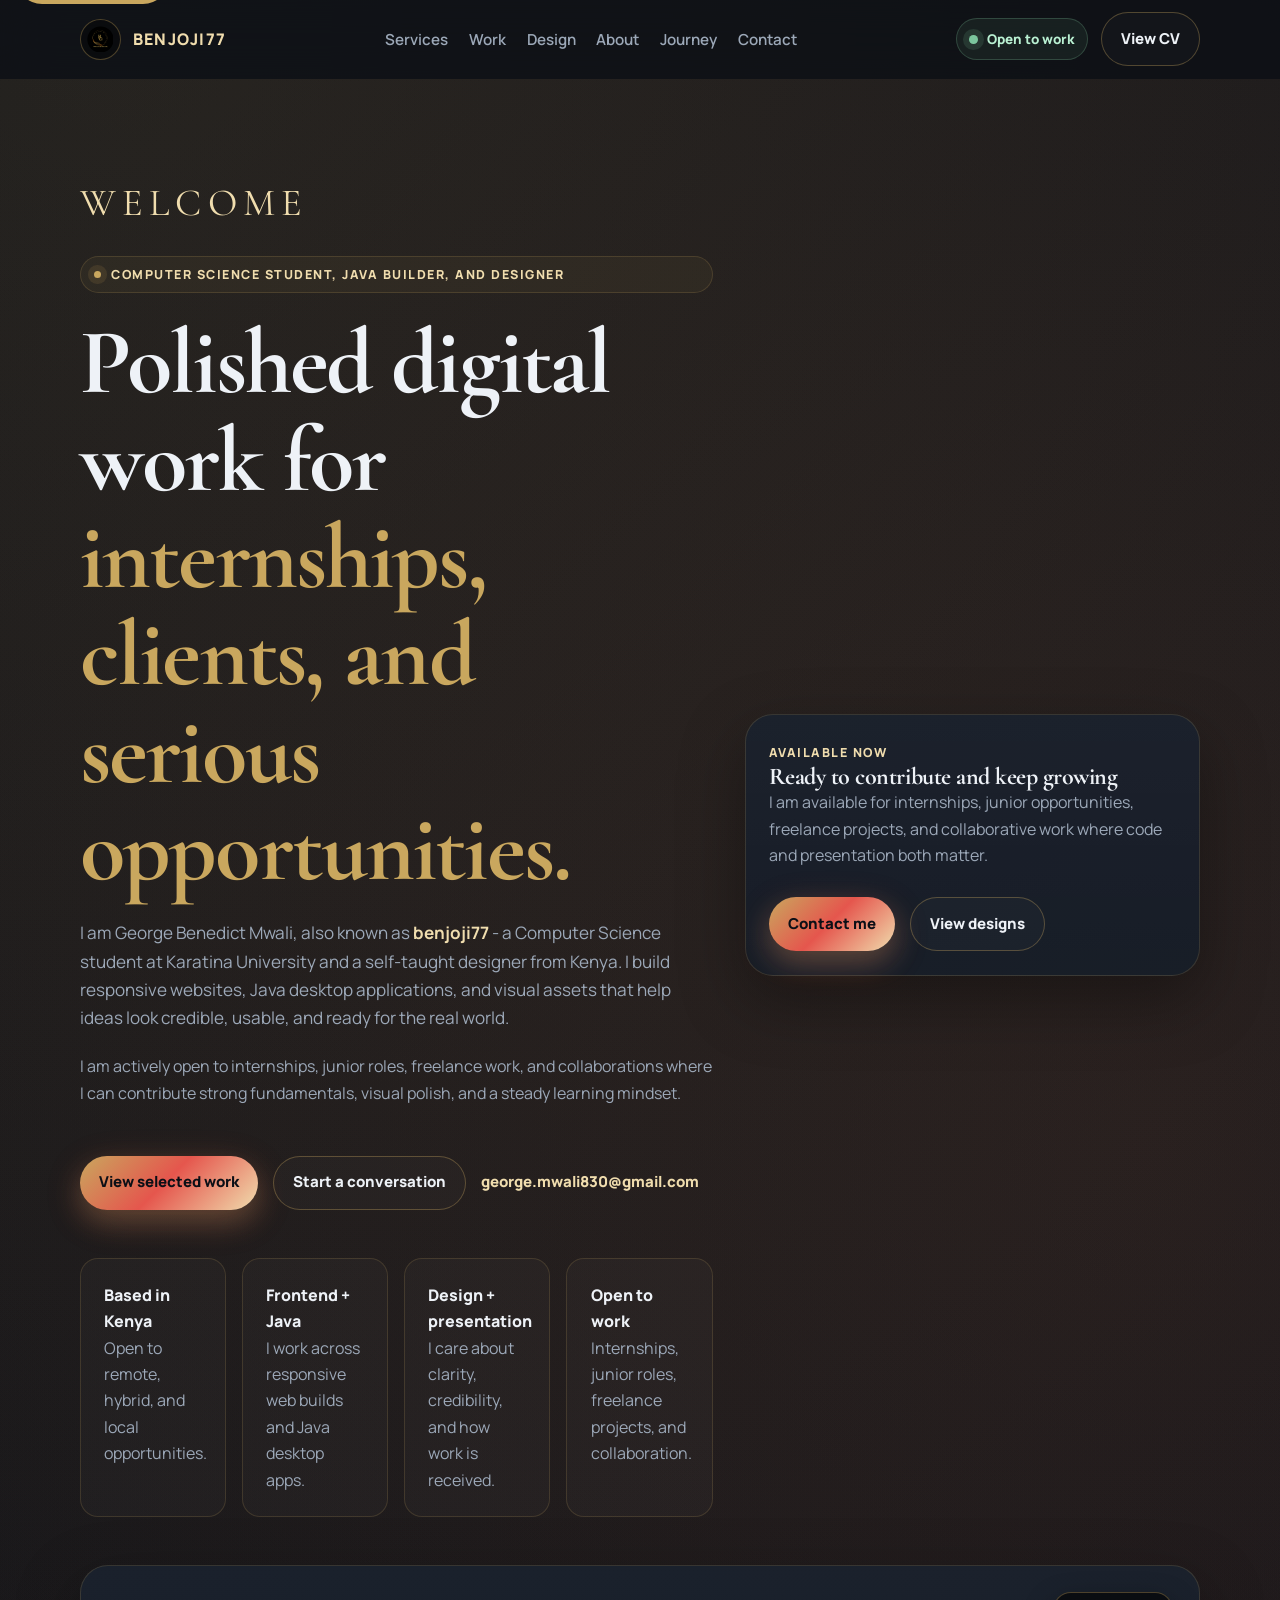
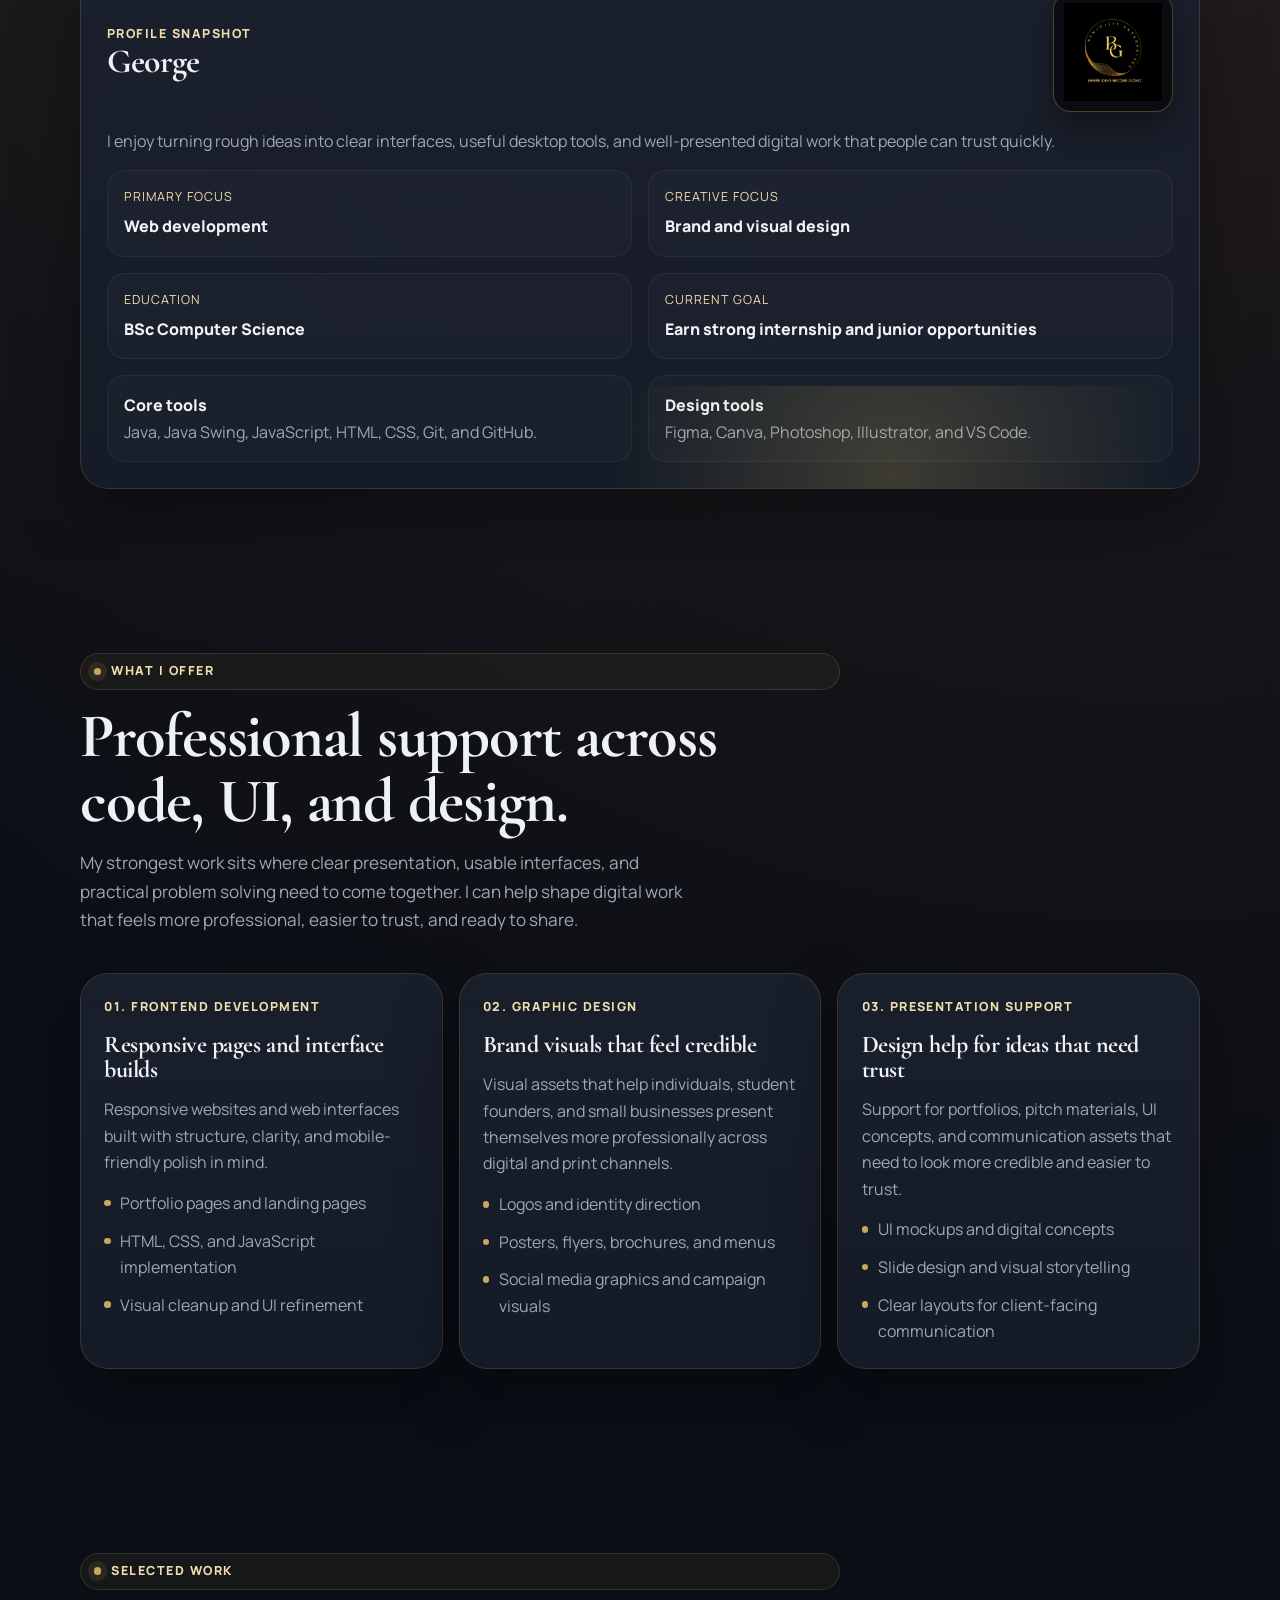
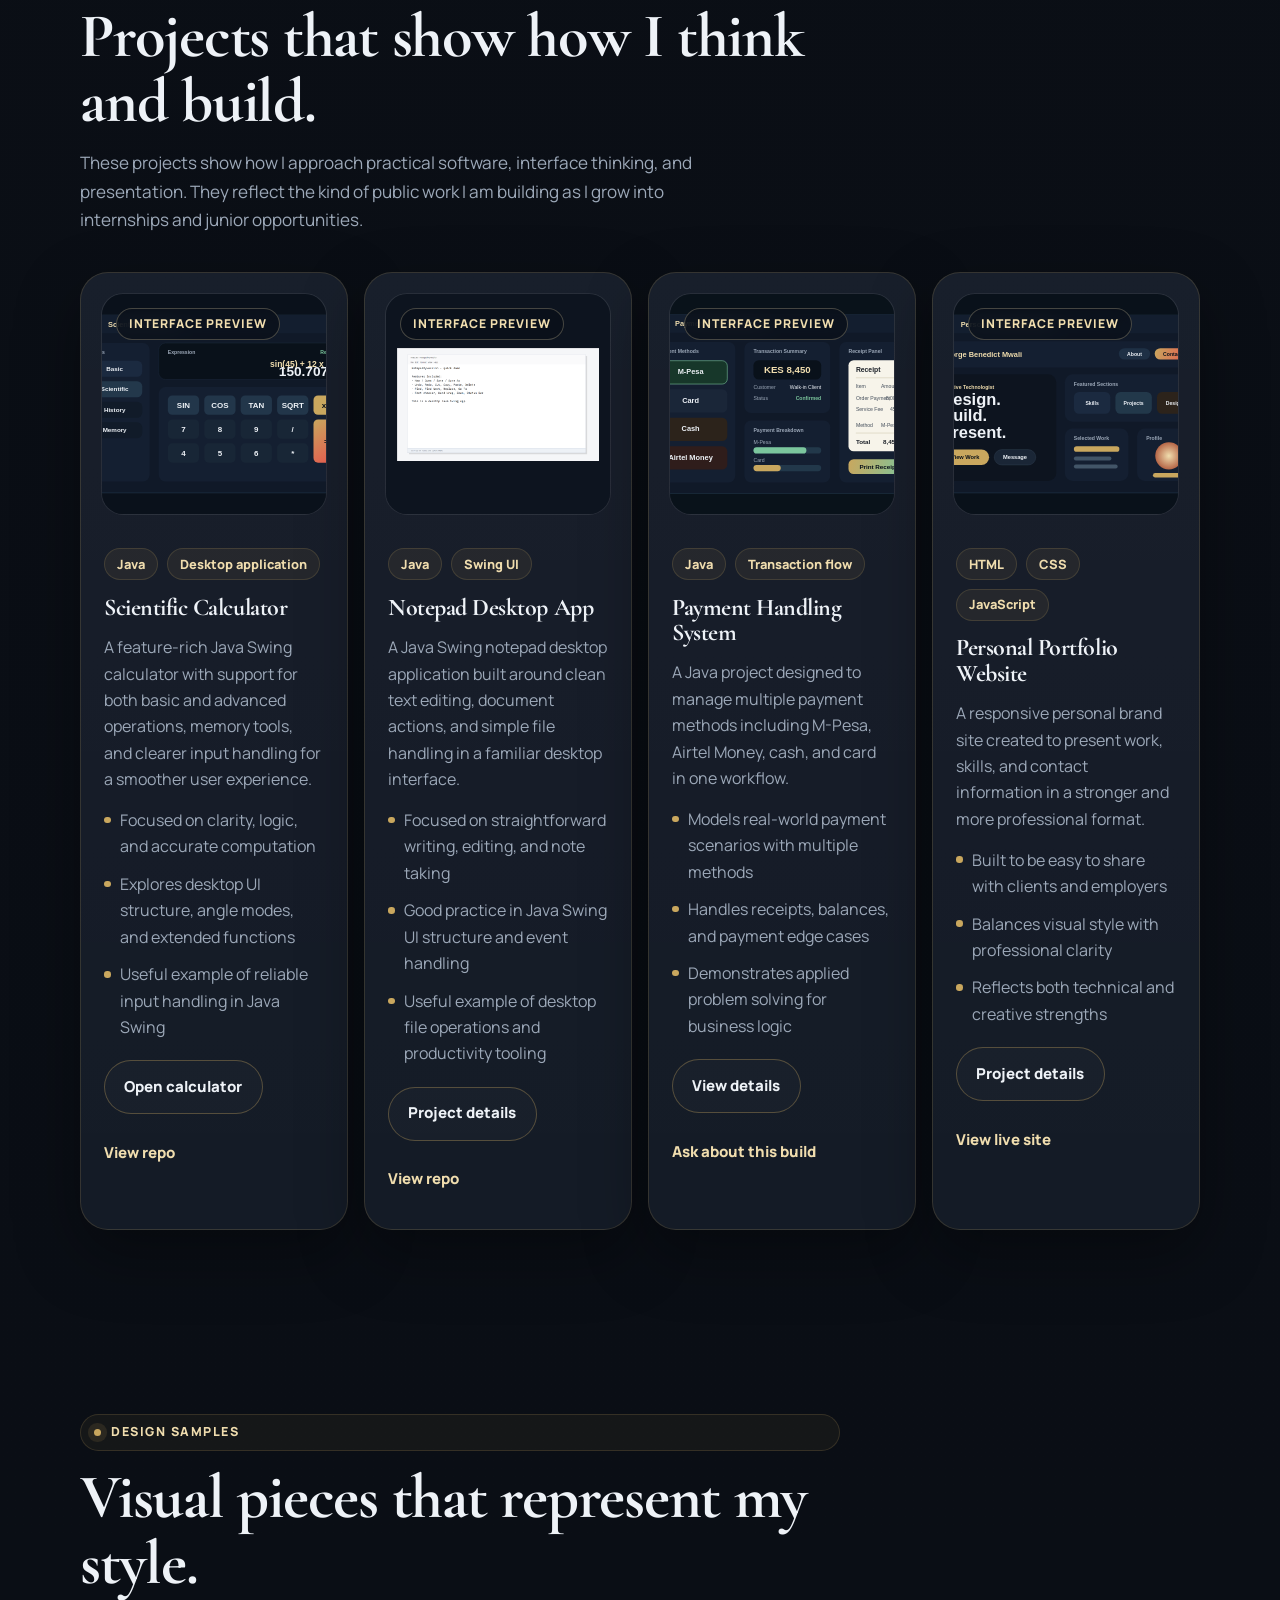
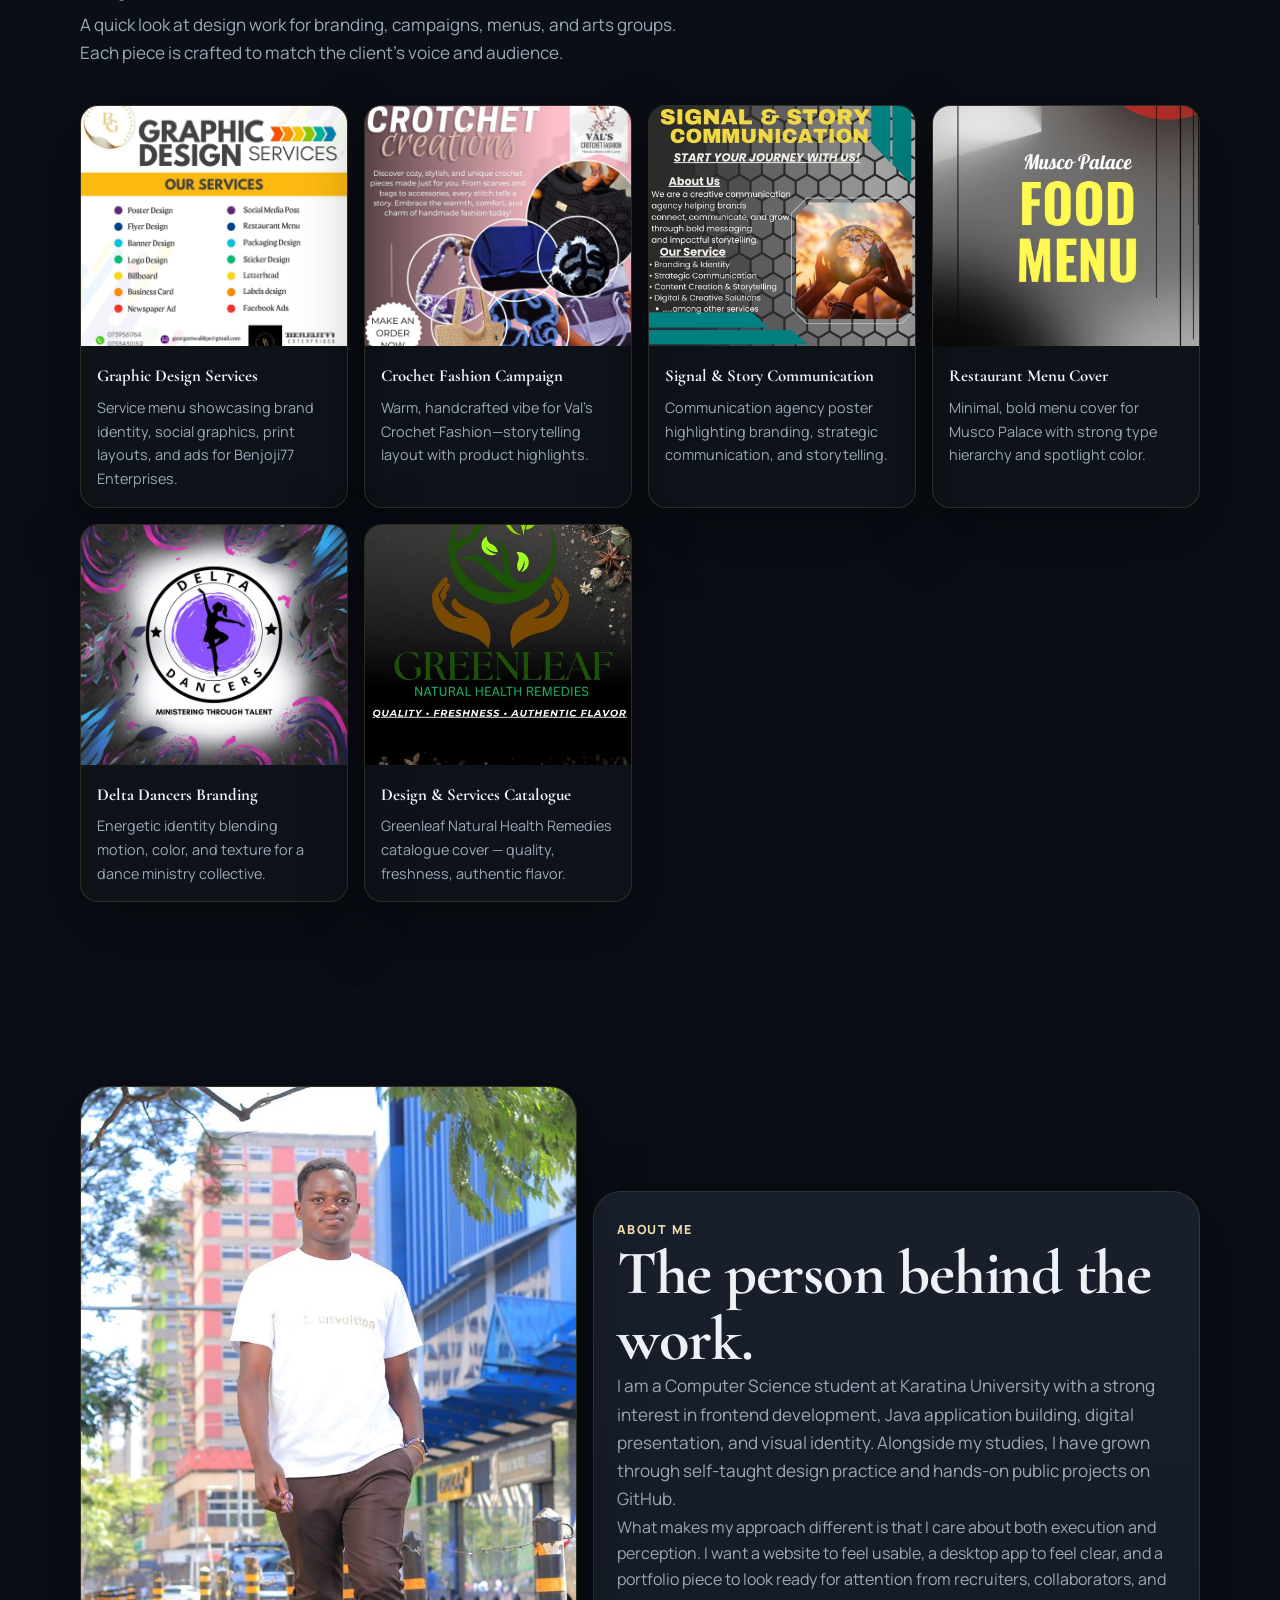
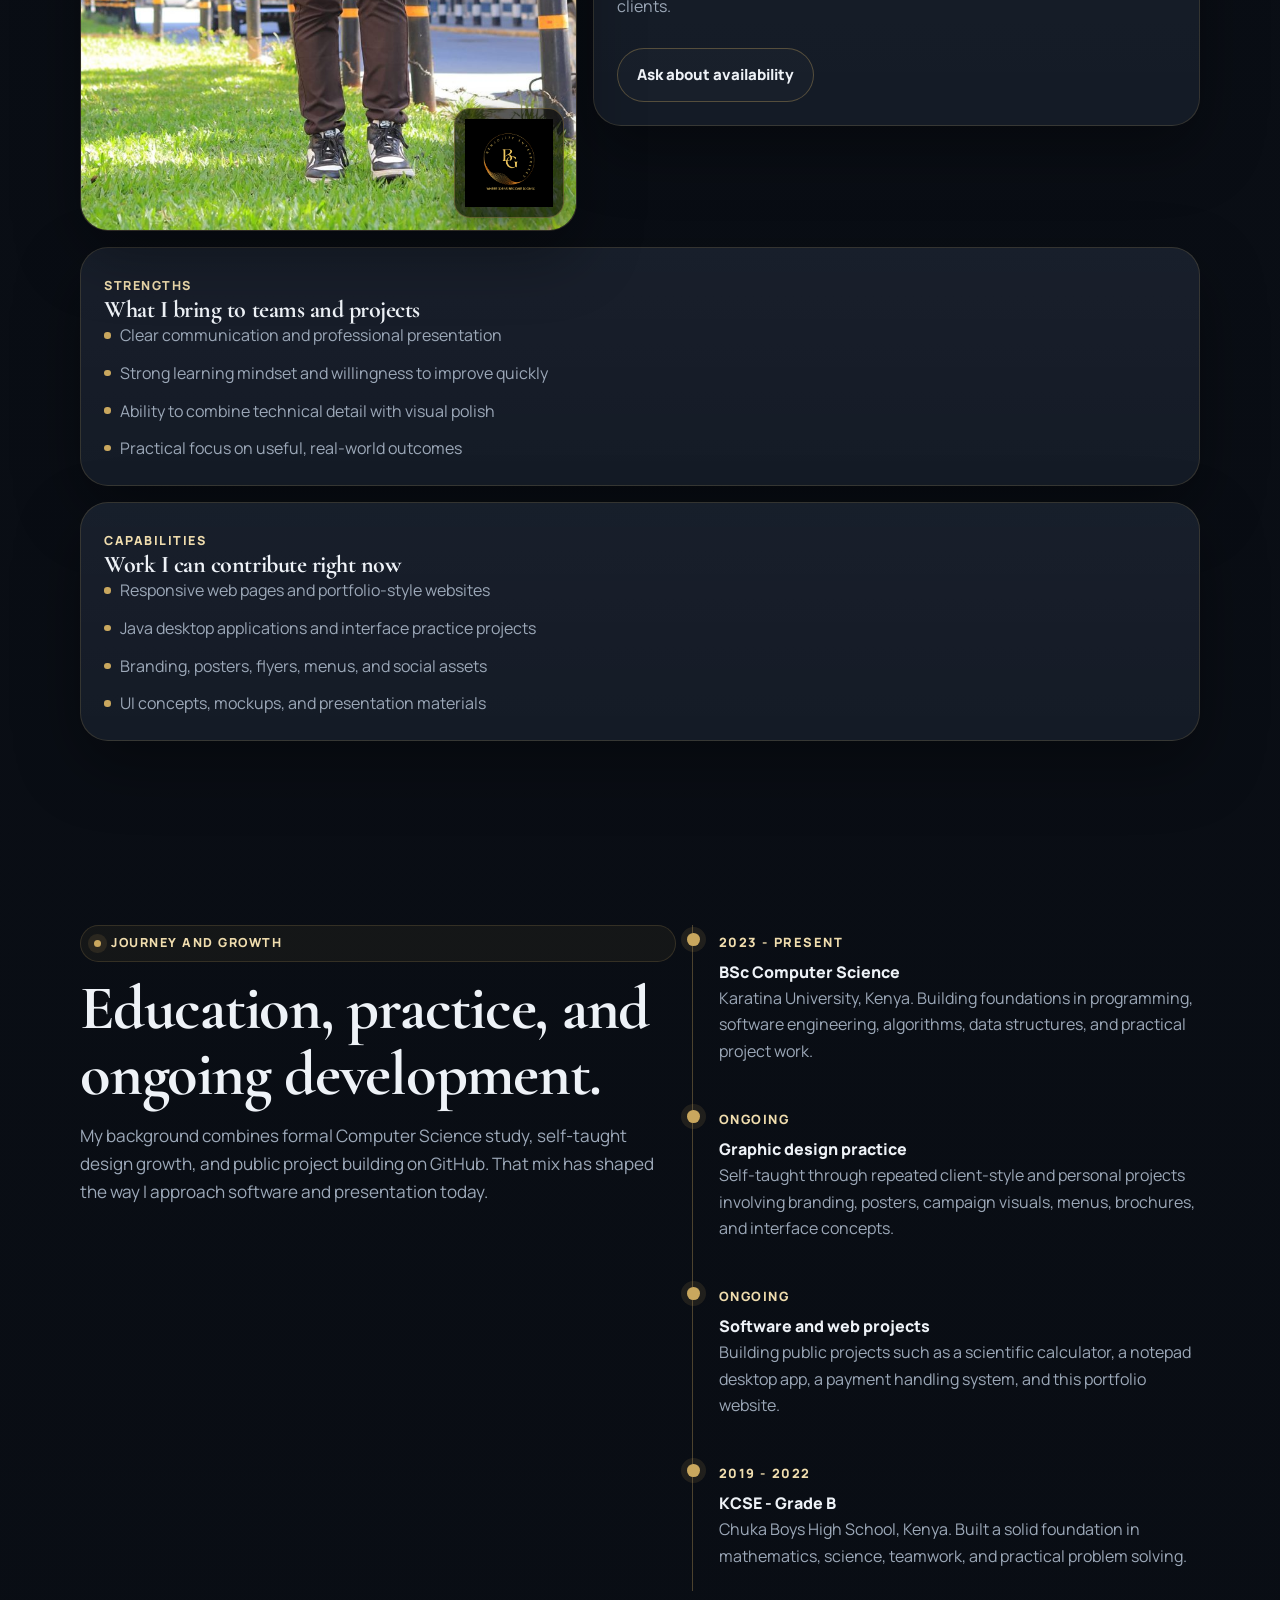
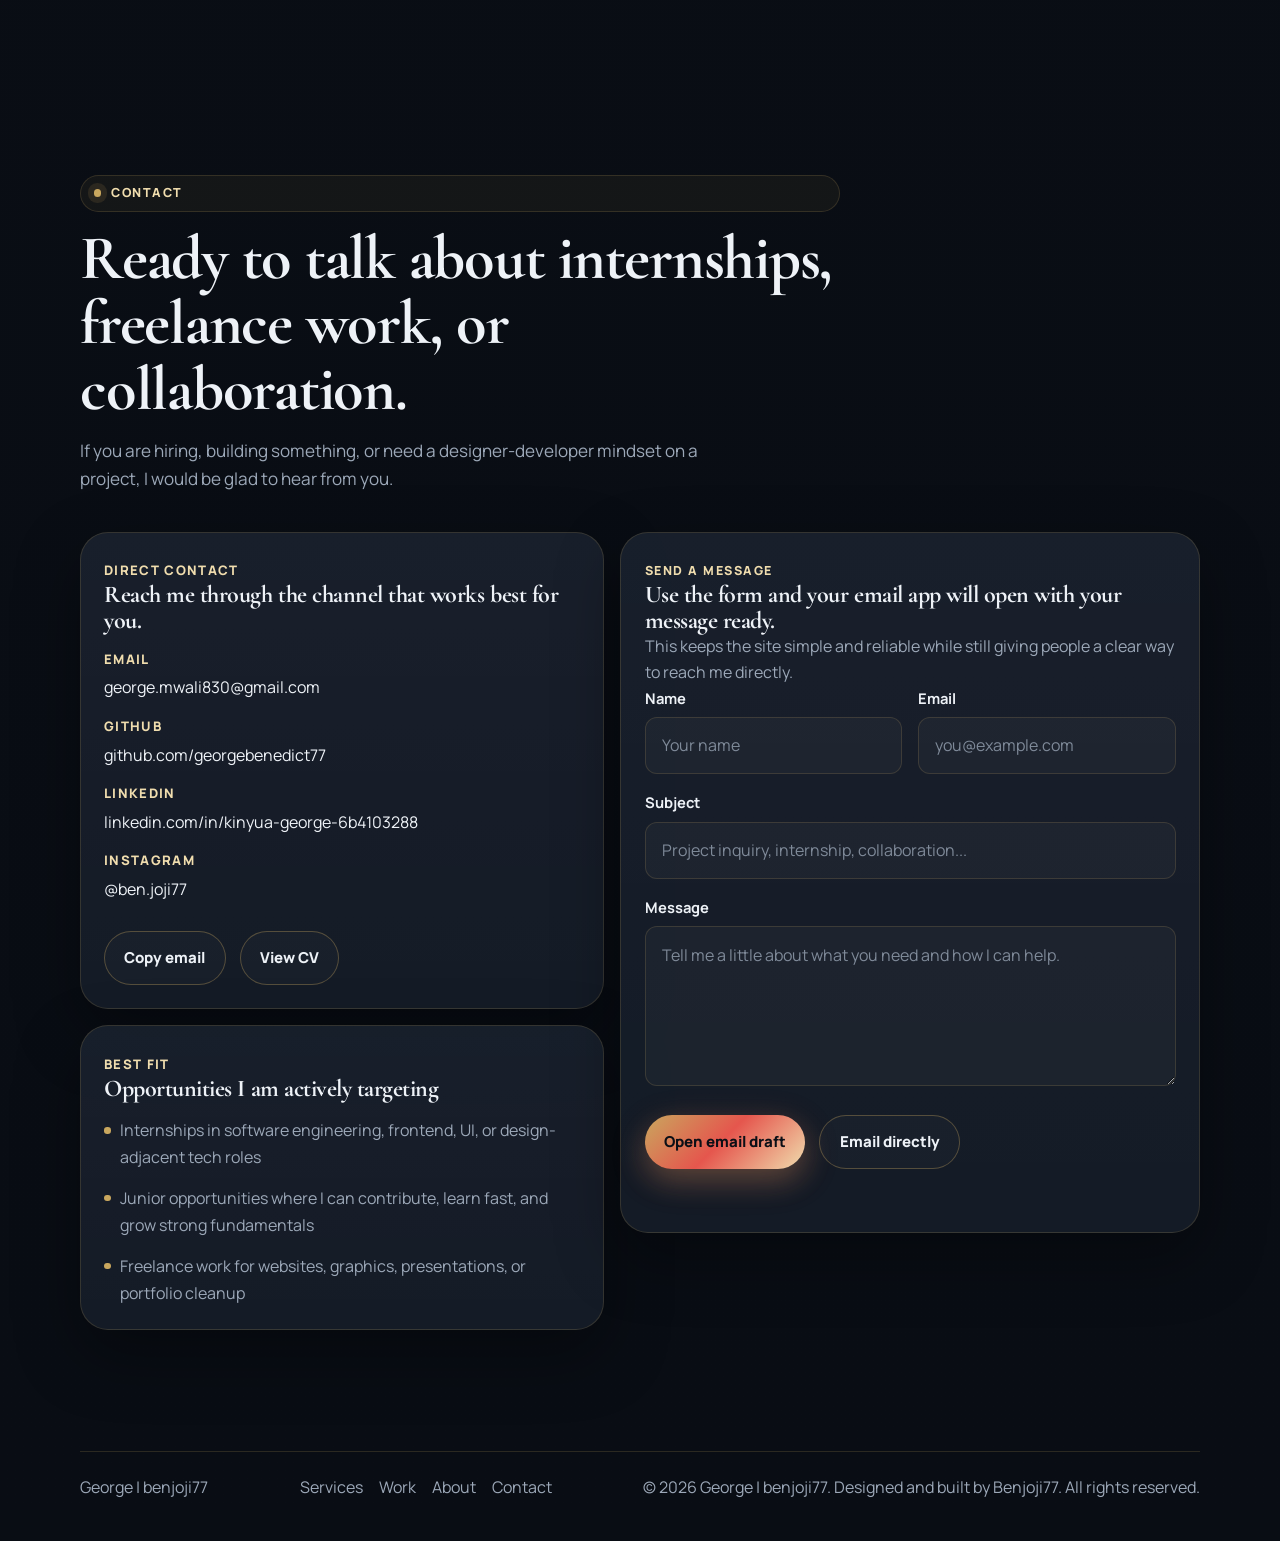
<file: index.html>
﻿<!DOCTYPE html>
<html lang="en">
<head>
  <meta charset="UTF-8">
  <meta name="viewport" content="width=device-width, initial-scale=1.0">
  <meta name="description" content="George Benedict Mwali (benjoji77) is a Computer Science student and graphic designer from Kenya building polished websites, Java desktop apps, and visual assets. Open to internships, freelance work, and junior roles.">
  <meta name="author" content="George Benedict Mwali | benjoji77">
  <meta name="robots" content="index,follow">
  <meta name="theme-color" content="#0b0f16">
  <meta property="og:title" content="George | benjoji77">
  <meta property="og:description" content="Computer Science student and graphic designer from Kenya building polished websites, Java desktop apps, and visual assets. Open to internships, freelance work, and junior roles.">
  <meta property="og:type" content="website">
  <meta property="og:url" content="https://georgebenedict77.github.io/personal-portfolio-website/">
  <meta property="og:image" content="https://georgebenedict77.github.io/personal-portfolio-website/assets/img/portrait-george.jpg">
  <meta property="og:image:alt" content="Portrait of George, also known as benjoji77">
  <meta name="twitter:card" content="summary_large_image">
  <meta name="twitter:title" content="George | benjoji77">
  <meta name="twitter:description" content="Computer Science student and graphic designer from Kenya building polished websites, Java desktop apps, and visual assets. Open to internships, freelance work, and junior roles.">
  <meta name="twitter:image" content="https://georgebenedict77.github.io/personal-portfolio-website/assets/img/portrait-george.jpg">
  <title>George | benjoji77</title>
  <link rel="canonical" href="https://georgebenedict77.github.io/personal-portfolio-website/">
  <link rel="icon" type="image/png" href="assets/img/logo.png">
  <link rel="apple-touch-icon" href="assets/img/logo.png">
  <link rel="preconnect" href="https://fonts.googleapis.com">
  <link rel="preconnect" href="https://fonts.gstatic.com" crossorigin>
  <link href="https://fonts.googleapis.com/css2?family=Cormorant+Garamond:wght@600;700&family=Manrope:wght@400;500;600;700;800&display=swap" rel="stylesheet">
  <link rel="stylesheet" href="assets/css/main.css">
  <script type="application/ld+json">
  {
    "@context": "https://schema.org",
    "@type": "Person",
    "name": "George Benedict Mwali",
    "alternateName": "benjoji77",
    "url": "https://georgebenedict77.github.io/personal-portfolio-website/",
    "image": "https://georgebenedict77.github.io/personal-portfolio-website/assets/img/portrait-george.jpg",
    "jobTitle": "Computer Science Student, Frontend Builder, and Graphic Designer",
    "description": "Computer Science student and graphic designer from Kenya building polished websites, Java desktop apps, and visual assets. Open to internships, freelance work, and junior roles.",
    "email": "mailto:george.mwali830@gmail.com",
    "homeLocation": {
      "@type": "Place",
      "name": "Kenya"
    },
    "sameAs": [
      "https://github.com/georgebenedict77",
      "https://linkedin.com/in/kinyua-george-6b4103288",
      "https://instagram.com/ben.joji77"
    ]
  }
  </script>
</head>
<body>
  <div class="intro" id="intro" aria-label="Welcome screen">
    <div class="intro-inner">
      <img class="intro-logo" src="assets/img/logo.png" alt="Benjoji77 Enterprises logo large">
      <p class="intro-text">Welcome</p>
      <p class="intro-sub">Benjoji77 - Where ideas become iconic</p>
    </div>
  </div>
  <a class="skip" href="#main">Skip to content</a>
  <header class="header" id="header">
    <nav class="nav" aria-label="Primary">
      <a class="brand" href="#home"><img class="brand-logo" src="assets/img/logo.png" alt="Benjoji77 logo"><span>benjoji77</span></a>
      <button class="toggle" id="toggle" type="button" aria-expanded="false" aria-controls="menu" aria-label="Open navigation"><span></span></button>
      <ul class="nav-links" id="menu">
        <li><a href="#services" data-link>Services</a></li>
        <li><a href="#work" data-link>Work</a></li>
        <li><a href="#design-samples" data-link>Design</a></li>
        <li><a href="#about" data-link>About</a></li>
        <li><a href="#journey" data-link>Journey</a></li>
        <li><a href="#contact" data-link>Contact</a></li>
      </ul>
      <div class="nav-right">
        <span class="chip">Open to work</span>
        <a class="btn btn-secondary" href="assets/docs/cv.html">View CV</a>
      </div>
    </nav>
  </header>

  <main id="main">
    <section class="hero section" id="home">
      <div class="wrap hero-grid">
        <div class="hero-copy reveal">
          <p class="hero-welcome">Welcome</p>
          <span class="eyebrow">Computer Science student, Java builder, and designer</span>
          <h1 class="hero-title">Polished digital work for <span>internships, clients, and serious opportunities.</span></h1>
          <p class="lead">I am George Benedict Mwali, also known as <strong style="color:var(--gold2)">benjoji77</strong> - a Computer Science student at Karatina University and a self-taught designer from Kenya. I build responsive websites, Java desktop applications, and visual assets that help ideas look credible, usable, and ready for the real world.</p>
          <p>I am actively open to internships, junior roles, freelance work, and collaborations where I can contribute strong fundamentals, visual polish, and a steady learning mindset.</p>
          <div class="btns">
            <a class="btn btn-primary" href="#work">View selected work</a>
            <a class="btn btn-secondary" href="#contact">Start a conversation</a>
            <a class="btn btn-text" href="mailto:george.mwali830@gmail.com">george.mwali830@gmail.com</a>
          </div>
          <div class="trust">
            <div class="trust-item"><strong>Based in Kenya</strong><p>Open to remote, hybrid, and local opportunities.</p></div>
            <div class="trust-item"><strong>Frontend + Java</strong><p>I work across responsive web builds and Java desktop apps.</p></div>
            <div class="trust-item"><strong>Design + presentation</strong><p>I care about clarity, credibility, and how work is received.</p></div>
            <div class="trust-item"><strong>Open to work</strong><p>Internships, junior roles, freelance projects, and collaboration.</p></div>
          </div>
        </div>

        <div class="card reveal hero-aside" aria-label="Availability card">
          <span class="label">Available now</span>
          <h3>Ready to contribute and keep growing</h3>
          <p>I am available for internships, junior opportunities, freelance projects, and collaborative work where code and presentation both matter.</p>
          <div class="btns">
            <a class="btn btn-primary" href="#contact">Contact me</a>
            <a class="btn btn-secondary" href="#design-samples">View designs</a>
          </div>
        </div>

        <aside class="panel reveal" aria-label="Profile summary" style="grid-column:1 / -1">
          <div class="panel-top">
            <div><p class="panel-kicker">Profile snapshot</p><h2 style="font-size:2.1rem">George</h2></div>
            <div class="logo-badge">
              <img src="assets/img/logo.png" alt="Benjoji77 Enterprises logo">
            </div>
          </div>
          <p>I enjoy turning rough ideas into clear interfaces, useful desktop tools, and well-presented digital work that people can trust quickly.</p>
          <div class="facts">
            <div class="fact"><small>Primary focus</small><span>Web development</span></div>
            <div class="fact"><small>Creative focus</small><span>Brand and visual design</span></div>
            <div class="fact"><small>Education</small><span>BSc Computer Science</span></div>
            <div class="fact"><small>Current goal</small><span>Earn strong internship and junior opportunities</span></div>
          </div>
          <div class="mini-grid">
            <div class="mini"><strong>Core tools</strong><p>Java, Java Swing, JavaScript, HTML, CSS, Git, and GitHub.</p></div>
            <div class="mini"><strong>Design tools</strong><p>Figma, Canva, Photoshop, Illustrator, and VS Code.</p></div>
          </div>
        </aside>
      </div>
    </section>

    <section class="section" id="services">
      <div class="wrap">
        <div class="head reveal">
          <span class="eyebrow">What I offer</span>
          <h2>Professional support across code, UI, and design.</h2>
          <p class="lead">My strongest work sits where clear presentation, usable interfaces, and practical problem solving need to come together. I can help shape digital work that feels more professional, easier to trust, and ready to share.</p>
        </div>
        <div class="cards3">
          <article class="card reveal">
            <span class="label">01. Frontend development</span>
            <h3>Responsive pages and interface builds</h3>
            <p>Responsive websites and web interfaces built with structure, clarity, and mobile-friendly polish in mind.</p>
            <ul class="list">
              <li>Portfolio pages and landing pages</li>
              <li>HTML, CSS, and JavaScript implementation</li>
              <li>Visual cleanup and UI refinement</li>
            </ul>
          </article>
          <article class="card reveal">
            <span class="label">02. Graphic design</span>
            <h3>Brand visuals that feel credible</h3>
            <p>Visual assets that help individuals, student founders, and small businesses present themselves more professionally across digital and print channels.</p>
            <ul class="list">
              <li>Logos and identity direction</li>
              <li>Posters, flyers, brochures, and menus</li>
              <li>Social media graphics and campaign visuals</li>
            </ul>
          </article>
          <article class="card reveal">
            <span class="label">03. Presentation support</span>
            <h3>Design help for ideas that need trust</h3>
            <p>Support for portfolios, pitch materials, UI concepts, and communication assets that need to look more credible and easier to trust.</p>
            <ul class="list">
              <li>UI mockups and digital concepts</li>
              <li>Slide design and visual storytelling</li>
              <li>Clear layouts for client-facing communication</li>
            </ul>
          </article>
        </div>
      </div>
    </section>

    <section class="section" id="work">
      <div class="wrap">
        <div class="head reveal">
          <span class="eyebrow">Selected work</span>
          <h2>Projects that show how I think and build.</h2>
          <p class="lead">These projects show how I approach practical software, interface thinking, and presentation. They reflect the kind of public work I am building as I grow into internships and junior opportunities.</p>
        </div>
        <div class="work-grid">
          <article class="card reveal">
            <div class="project-cover">
              <img src="assets/img/project-scientific-calculator.svg" alt="Interface preview for the Scientific Calculator project" loading="lazy" decoding="async">
              <span class="project-cover-badge">Interface preview</span>
            </div>
            <div class="tags"><span class="tag">Java</span><span class="tag">Desktop application</span></div>
            <h3>Scientific Calculator</h3>
            <p>A feature-rich Java Swing calculator with support for both basic and advanced operations, memory tools, and clearer input handling for a smoother user experience.</p>
            <ul class="list">
              <li>Focused on clarity, logic, and accurate computation</li>
              <li>Explores desktop UI structure, angle modes, and extended functions</li>
              <li>Useful example of reliable input handling in Java Swing</li>
            </ul>
            <div class="project-actions">
              <button class="btn btn-secondary project-trigger" type="button" data-project="scientific-calculator">Open calculator</button>
              <a class="btn btn-text" href="https://github.com/georgebenedict77/scientific-calculator" target="_blank" rel="noopener noreferrer">View repo</a>
            </div>
          </article>
          <article class="card reveal">
            <div class="project-cover">
              <img class="project-image-contain" src="assets/img/project-notepad-main.png" alt="Screenshot of the Notepad Desktop App main editor" loading="lazy" decoding="async">
              <span class="project-cover-badge">Interface preview</span>
            </div>
            <div class="tags"><span class="tag">Java</span><span class="tag">Swing UI</span></div>
            <h3>Notepad Desktop App</h3>
            <p>A Java Swing notepad desktop application built around clean text editing, document actions, and simple file handling in a familiar desktop interface.</p>
            <ul class="list">
              <li>Focused on straightforward writing, editing, and note taking</li>
              <li>Good practice in Java Swing UI structure and event handling</li>
              <li>Useful example of desktop file operations and productivity tooling</li>
            </ul>
            <div class="project-actions">
              <button class="btn btn-secondary project-trigger" type="button" data-project="notepad-desktop-app">Project details</button>
              <a class="btn btn-text" href="https://github.com/georgebenedict77/notepad-desktop-app" target="_blank" rel="noopener noreferrer">View repo</a>
            </div>
          </article>
          <article class="card reveal">
            <div class="project-cover">
              <img src="assets/img/project-payment-system.svg" alt="Interface preview for the Payment Handling System project" loading="lazy" decoding="async">
              <span class="project-cover-badge">Interface preview</span>
            </div>
            <div class="tags"><span class="tag">Java</span><span class="tag">Transaction flow</span></div>
            <h3>Payment Handling System</h3>
            <p>A Java project designed to manage multiple payment methods including M-Pesa, Airtel Money, cash, and card in one workflow.</p>
            <ul class="list">
              <li>Models real-world payment scenarios with multiple methods</li>
              <li>Handles receipts, balances, and payment edge cases</li>
              <li>Demonstrates applied problem solving for business logic</li>
            </ul>
            <div class="project-actions">
              <button class="btn btn-secondary project-trigger" type="button" data-project="payment-handling-system">View details</button>
              <a class="btn btn-text" href="#contact">Ask about this build</a>
            </div>
          </article>
          <article class="card reveal">
            <div class="project-cover">
              <img src="assets/img/project-portfolio-website.svg" alt="Interface preview for the Personal Portfolio Website project" loading="lazy" decoding="async">
              <span class="project-cover-badge">Interface preview</span>
            </div>
            <div class="tags"><span class="tag">HTML</span><span class="tag">CSS</span><span class="tag">JavaScript</span></div>
            <h3>Personal Portfolio Website</h3>
            <p>A responsive personal brand site created to present work, skills, and contact information in a stronger and more professional format.</p>
            <ul class="list">
              <li>Built to be easy to share with clients and employers</li>
              <li>Balances visual style with professional clarity</li>
              <li>Reflects both technical and creative strengths</li>
            </ul>
            <div class="project-actions">
              <button class="btn btn-secondary project-trigger" type="button" data-project="portfolio-website">Project details</button>
              <a class="btn btn-text" href="https://georgebenedict77.github.io/personal-portfolio-website/" target="_blank" rel="noopener noreferrer">View live site</a>
            </div>
          </article>
        </div>
      </div>
    </section>

    <div class="project-modal" id="projectModal" aria-hidden="true">
      <div class="project-modal-backdrop" data-close-modal></div>
      <div class="project-modal-panel" role="dialog" aria-modal="true" aria-labelledby="projectModalTitle">
        <button class="modal-close" id="closeProjectModal" type="button" aria-label="Close project details">Close</button>
        <div class="head" style="margin-bottom:0;">
          <span class="eyebrow" id="projectModalKicker">Project details</span>
          <h3 id="projectModalTitle">Project</h3>
          <p id="projectModalText"></p>
        </div>
        <div class="project-modal-visual">
          <img id="projectModalImage" src="assets/img/project-scientific-calculator.svg" alt="Interface preview for the Scientific Calculator project">
          <span class="project-cover-badge">Interface preview</span>
        </div>
        <div class="project-meta" id="projectModalMeta"></div>
        <div class="calculator-demo" id="calculatorDemo" hidden>
          <div class="calculator-shell">
            <p class="project-note">Quick demo: this popup gives visitors a working calculator preview even though the original app was built in Java.</p>
            <input class="calc-display" id="calcDisplay" type="text" value="0" readonly aria-label="Calculator display">
            <div class="calc-grid">
              <button type="button" data-calc-action="clear">C</button>
              <button type="button" data-calc-action="backspace">DEL</button>
              <button type="button" data-calc-action="sqrt">sqrt</button>
              <button type="button" data-calc-value="/">/</button>
              <button type="button" data-calc-action="sin">sin</button>
              <button type="button" data-calc-action="cos">cos</button>
              <button type="button" data-calc-action="tan">tan</button>
              <button type="button" data-calc-value="*">*</button>
              <button type="button" data-calc-value="7">7</button>
              <button type="button" data-calc-value="8">8</button>
              <button type="button" data-calc-value="9">9</button>
              <button type="button" data-calc-value="-">-</button>
              <button type="button" data-calc-value="4">4</button>
              <button type="button" data-calc-value="5">5</button>
              <button type="button" data-calc-value="6">6</button>
              <button type="button" data-calc-value="+">+</button>
              <button type="button" data-calc-value="1">1</button>
              <button type="button" data-calc-value="2">2</button>
              <button type="button" data-calc-value="3">3</button>
              <button class="calc-accent" type="button" data-calc-action="equals">=</button>
              <button type="button" data-calc-action="pi">pi</button>
              <button type="button" data-calc-value="0">0</button>
              <button type="button" data-calc-value=".">.</button>
              <button type="button" data-calc-action="square">x2</button>
            </div>
          </div>
        </div>
        <div class="project-modal-links" id="projectModalLinks"></div>
      </div>
    </div>

    <section class="section" id="design-samples">
      <div class="wrap">
        <div class="head reveal">
          <span class="eyebrow">Design samples</span>
          <h2>Visual pieces that represent my style.</h2>
          <p class="lead">A quick look at design work for branding, campaigns, menus, and arts groups. Each piece is crafted to match the client's voice and audience.</p>
        </div>
        <div class="gallery">
          <a class="media-card reveal" href="assets/docs/design-services.html">
            <img src="assets/img/services-gfx.jpg" alt="Graphic design services overview" loading="lazy" decoding="async">
            <div class="media-body">
              <h4>Graphic Design Services</h4>
              <p>Service menu showcasing brand identity, social graphics, print layouts, and ads for Benjoji77 Enterprises.</p>
            </div>
          </a>
          <a class="media-card reveal" href="assets/docs/design-crochet.html">
            <img src="assets/img/crochet-campaign.jpg" alt="Crochet fashion marketing design" loading="lazy" decoding="async">
            <div class="media-body">
              <h4>Crochet Fashion Campaign</h4>
              <p>Warm, handcrafted vibe for Val's Crochet Fashion&mdash;storytelling layout with product highlights.</p>
            </div>
          </a>
          <a class="media-card reveal" href="assets/docs/design-signal.html">
            <img src="assets/img/signal-story.jpg" alt="Signal & Story communication design" loading="lazy" decoding="async">
            <div class="media-body">
              <h4>Signal &amp; Story Communication</h4>
              <p>Communication agency poster highlighting branding, strategic communication, and storytelling.</p>
            </div>
          </a>
          <a class="media-card reveal" href="assets/docs/design-menu.html">
            <img src="assets/img/menu.jpg" alt="Restaurant food menu cover design" loading="lazy" decoding="async">
            <div class="media-body">
              <h4>Restaurant Menu Cover</h4>
              <p>Minimal, bold menu cover for Musco Palace with strong type hierarchy and spotlight color.</p>
            </div>
          </a>
          <a class="media-card reveal" href="assets/docs/design-delta.html">
            <img src="assets/img/delta.jpg" alt="Delta Dancers artistic branding" loading="lazy" decoding="async">
            <div class="media-body">
              <h4>Delta Dancers Branding</h4>
              <p>Energetic identity blending motion, color, and texture for a dance ministry collective.</p>
            </div>
          </a>
          <a class="media-card reveal" href="assets/docs/catalogue.pdf">
            <img src="assets/img/catalogue.jpg" alt="Design and services catalogue cover" loading="lazy" decoding="async">
            <div class="media-body">
              <h4>Design &amp; Services Catalogue</h4>
              <p>Greenleaf Natural Health Remedies catalogue cover &mdash; quality, freshness, authentic flavor.</p>
            </div>
          </a>
        </div>
      </div>
    </section>

    <section class="section" id="about">
      <div class="wrap">
        <div class="about-media">
          <figure class="about-photo reveal">
            <img src="assets/img/portrait-george.jpg" alt="George walking in Nairobi" loading="lazy" decoding="async">
            <div class="about-logo">
              <img src="assets/img/logo.png" alt="Benjoji77 Enterprises logo">
            </div>
          </figure>
          <article class="card reveal">
            <span class="label">About me</span>
            <h2>The person behind the work.</h2>
            <p class="lead">I am a Computer Science student at Karatina University with a strong interest in frontend development, Java application building, digital presentation, and visual identity. Alongside my studies, I have grown through self-taught design practice and hands-on public projects on GitHub.</p>
            <p>What makes my approach different is that I care about both execution and perception. I want a website to feel usable, a desktop app to feel clear, and a portfolio piece to look ready for attention from recruiters, collaborators, and clients.</p>
            <div class="btns"><a class="btn btn-secondary" href="mailto:george.mwali830@gmail.com?subject=Availability%20Inquiry">Ask about availability</a></div>
          </article>
        </div>
        <div class="stack" style="margin-top:1rem;">
          <article class="card reveal">
            <span class="label">Strengths</span>
            <h3>What I bring to teams and projects</h3>
            <ul class="list">
              <li>Clear communication and professional presentation</li>
              <li>Strong learning mindset and willingness to improve quickly</li>
              <li>Ability to combine technical detail with visual polish</li>
              <li>Practical focus on useful, real-world outcomes</li>
            </ul>
          </article>
          <article class="card reveal">
            <span class="label">Capabilities</span>
            <h3>Work I can contribute right now</h3>
            <ul class="list">
              <li>Responsive web pages and portfolio-style websites</li>
              <li>Java desktop applications and interface practice projects</li>
              <li>Branding, posters, flyers, menus, and social assets</li>
              <li>UI concepts, mockups, and presentation materials</li>
            </ul>
          </article>
        </div>
      </div>
    </section>

    <section class="section" id="journey">
      <div class="wrap split">
        <div class="head reveal">
          <span class="eyebrow">Journey and growth</span>
          <h2>Education, practice, and ongoing development.</h2>
          <p class="lead">My background combines formal Computer Science study, self-taught design growth, and public project building on GitHub. That mix has shaped the way I approach software and presentation today.</p>
        </div>
        <div class="timeline reveal">
          <article class="timeline-item">
            <span class="date">2023 - Present</span>
            <strong>BSc Computer Science</strong>
            <p>Karatina University, Kenya. Building foundations in programming, software engineering, algorithms, data structures, and practical project work.</p>
          </article>
          <article class="timeline-item">
            <span class="date">Ongoing</span>
            <strong>Graphic design practice</strong>
            <p>Self-taught through repeated client-style and personal projects involving branding, posters, campaign visuals, menus, brochures, and interface concepts.</p>
          </article>
          <article class="timeline-item">
            <span class="date">Ongoing</span>
            <strong>Software and web projects</strong>
            <p>Building public projects such as a scientific calculator, a notepad desktop app, a payment handling system, and this portfolio website.</p>
          </article>
          <article class="timeline-item">
            <span class="date">2019 - 2022</span>
            <strong>KCSE - Grade B</strong>
            <p>Chuka Boys High School, Kenya. Built a solid foundation in mathematics, science, teamwork, and practical problem solving.</p>
          </article>
        </div>
      </div>
    </section>

    <section class="section" id="contact">
      <div class="wrap">
        <div class="head reveal">
          <span class="eyebrow">Contact</span>
          <h2>Ready to talk about internships, freelance work, or collaboration.</h2>
          <p class="lead">If you are hiring, building something, or need a designer-developer mindset on a project, I would be glad to hear from you.</p>
        </div>
        <div class="contact-grid">
          <div class="stack">
            <article class="contact-card reveal">
              <span class="label">Direct contact</span>
              <h3>Reach me through the channel that works best for you.</h3>
              <ul>
                <li><span>Email</span><a href="mailto:george.mwali830@gmail.com">george.mwali830@gmail.com</a></li>
                <li><span>GitHub</span><a href="https://github.com/georgebenedict77" target="_blank" rel="noopener noreferrer">github.com/georgebenedict77</a></li>
                <li><span>LinkedIn</span><a href="https://linkedin.com/in/kinyua-george-6b4103288" target="_blank" rel="noopener noreferrer">linkedin.com/in/kinyua-george-6b4103288</a></li>
                <li><span>Instagram</span><a href="https://instagram.com/ben.joji77" target="_blank" rel="noopener noreferrer">@ben.joji77</a></li>
              </ul>
              <div class="btns">
                <button class="btn btn-secondary" id="copyEmail" type="button">Copy email</button>
                <a class="btn btn-secondary" href="assets/docs/cv.html">View CV</a>
              </div>
            </article>
            <article class="contact-card reveal">
              <span class="label">Best fit</span>
              <h3>Opportunities I am actively targeting</h3>
              <ul class="list">
                <li>Internships in software engineering, frontend, UI, or design-adjacent tech roles</li>
                <li>Junior opportunities where I can contribute, learn fast, and grow strong fundamentals</li>
                <li>Freelance work for websites, graphics, presentations, or portfolio cleanup</li>
              </ul>
          </article>
        </div>
          <div class="form-wrap reveal">
            <span class="label">Send a message</span>
            <h3>Use the form and your email app will open with your message ready.</h3>
            <p>This keeps the site simple and reliable while still giving people a clear way to reach me directly.</p>
            <form id="form">
              <div class="row">
                <div class="field">
                  <label for="name">Name</label>
                  <input id="name" name="name" type="text" placeholder="Your name" required>
                </div>
                <div class="field">
                  <label for="email">Email</label>
                  <input id="email" name="email" type="email" placeholder="you@example.com" required>
                </div>
              </div>
              <div class="field">
                <label for="subject">Subject</label>
                <input id="subject" name="subject" type="text" placeholder="Project inquiry, internship, collaboration..." required>
              </div>
              <div class="field">
                <label for="message">Message</label>
                <textarea id="message" name="message" placeholder="Tell me a little about what you need and how I can help." required></textarea>
              </div>
              <div class="btns">
                <button class="btn btn-primary" type="submit">Open email draft</button>
                <a class="btn btn-secondary" href="mailto:george.mwali830@gmail.com">Email directly</a>
              </div>
              <p class="status" id="status" aria-live="polite"></p>
            </form>
          </div>
        </div>
      </div>
    </section>
  </main>

  <footer class="footer">
    <div class="footer-inner">
      <p>George | benjoji77</p>
      <ul class="footer-links">
        <li><a href="#services">Services</a></li>
        <li><a href="#work">Work</a></li>
        <li><a href="#about">About</a></li>
        <li><a href="#contact">Contact</a></li>
      </ul>
      <p>&copy; <span id="year"></span> George | benjoji77. Designed and built by Benjoji77. All rights reserved.</p>
    </div>
  </footer>

  <script src="assets/js/main.js"></script>
</body>
</html>
</file>
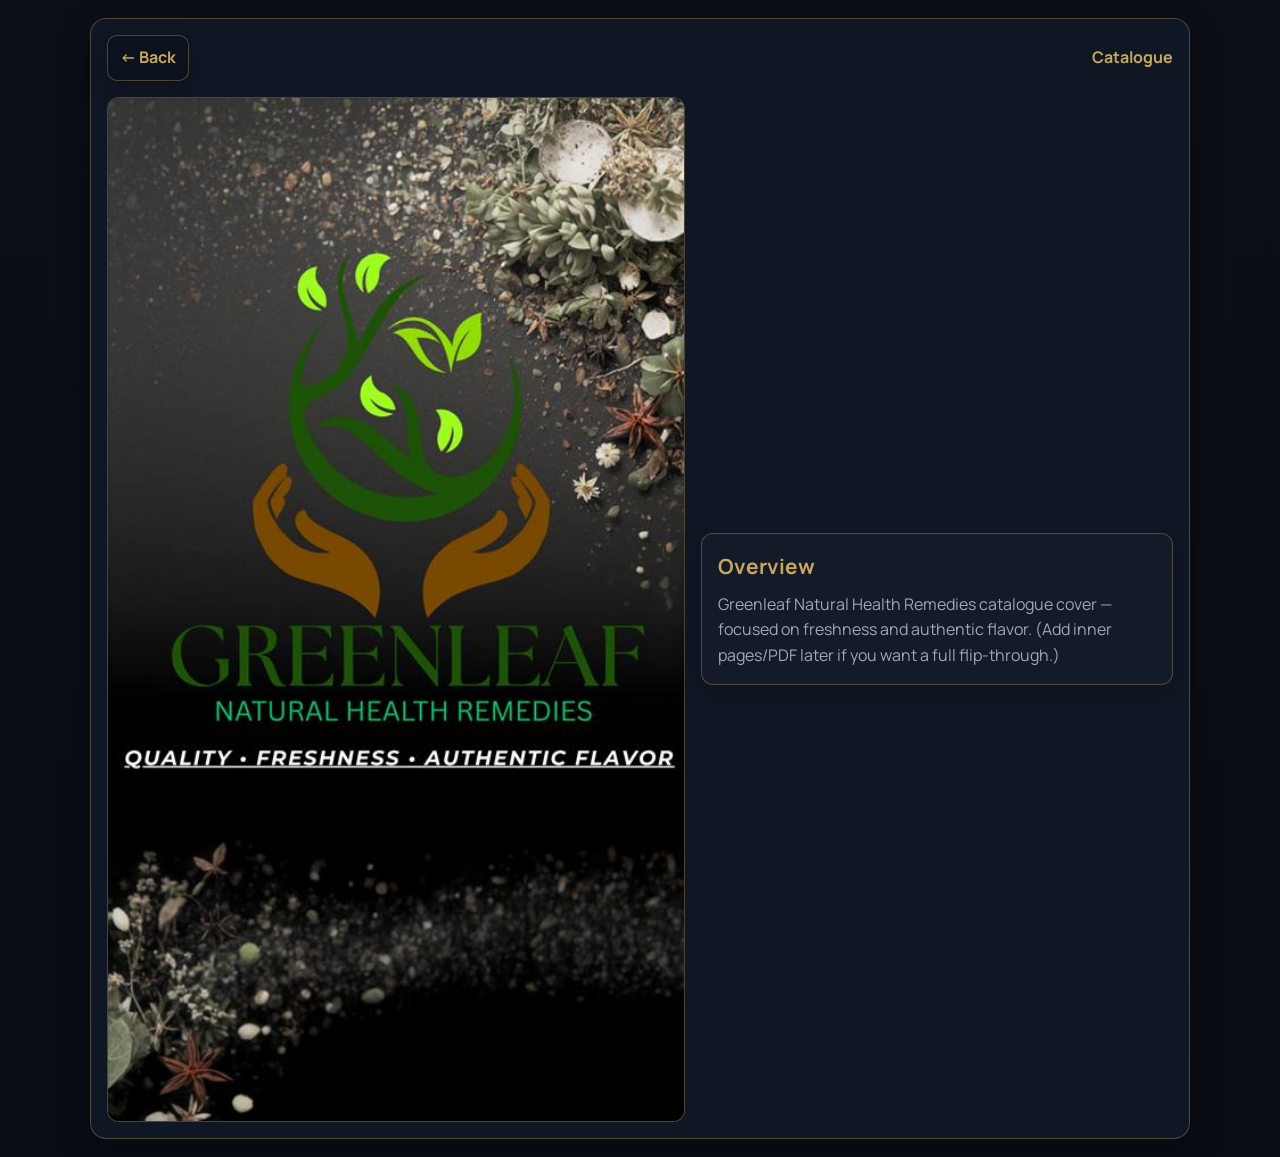
<file: assets/docs/catalogue.html>
﻿<!DOCTYPE html>
<html lang="en">
<head>
  <meta charset="UTF-8">
  <meta name="viewport" content="width=device-width, initial-scale=1.0">
  <title>Catalogue | Benjoji77</title>
  <link rel="preconnect" href="https://fonts.googleapis.com">
  <link rel="preconnect" href="https://fonts.gstatic.com" crossorigin>
  <link href="https://fonts.googleapis.com/css2?family=Manrope:wght@500;700&display=swap" rel="stylesheet">
  <style>
    :root{--bg:#0b0f16;--panel:#0f1724;--line:rgba(201,167,94,.35);--text:#eef2f7;--muted:#9ca8b8;--accent:#c9a75e;}
    *{box-sizing:border-box;margin:0;padding:0}
    body{font-family:"Manrope",sans-serif;background:linear-gradient(180deg,#0b0f16,#090d14);color:var(--text);line-height:1.6;padding:18px}
    .page{max-width:1100px;margin:0 auto;background:var(--panel);border:1px solid var(--line);border-radius:16px;box-shadow:0 12px 36px rgba(0,0,0,.28);padding:16px}
    .top{display:flex;justify-content:space-between;align-items:center;margin-bottom:16px;gap:10px;flex-wrap:wrap}
    .btn{padding:9px 12px;border-radius:10px;font-weight:700;text-decoration:none;border:1px solid var(--line);background:rgba(12,18,30,.9);color:var(--accent);box-shadow:0 10px 24px rgba(0,0,0,.2)}
    .view{display:grid;grid-template-columns:minmax(320px,1.1fr) minmax(260px,0.9fr);gap:16px;align-items:center}
    .img-wrap{background:#0c131f;border:1px solid var(--line);border-radius:12px;overflow:hidden;display:grid;place-items:center}
    .img-wrap img{width:100%;height:auto;display:block}
    .panel{border:1px solid var(--line);border-radius:12px;padding:16px;background:rgba(255,255,255,.02);box-shadow:0 8px 24px rgba(0,0,0,.18)}
    .panel h2{margin-bottom:8px;color:var(--accent);font-size:1.3rem}
    .panel p{color:var(--muted)}
    @media(max-width:820px){.view{grid-template-columns:1fr}}
  </style>
</head>
<body>
  <div class="page">
    <div class="top">
      <a class="btn" href="../../index.html">← Back</a>
      <div style="font-weight:700;color:var(--accent);">Catalogue</div>
    </div>
    <div class="view">
      <div class="img-wrap">
        <img src="../img/catalogue.jpg" alt="Design and services catalogue">
      </div>
      <div class="panel">
        <h2>Overview</h2>
        <p>Greenleaf Natural Health Remedies catalogue cover — focused on freshness and authentic flavor. (Add inner pages/PDF later if you want a full flip-through.)</p>
      </div>
    </div>
  </div>
</body>
</html>
</file>
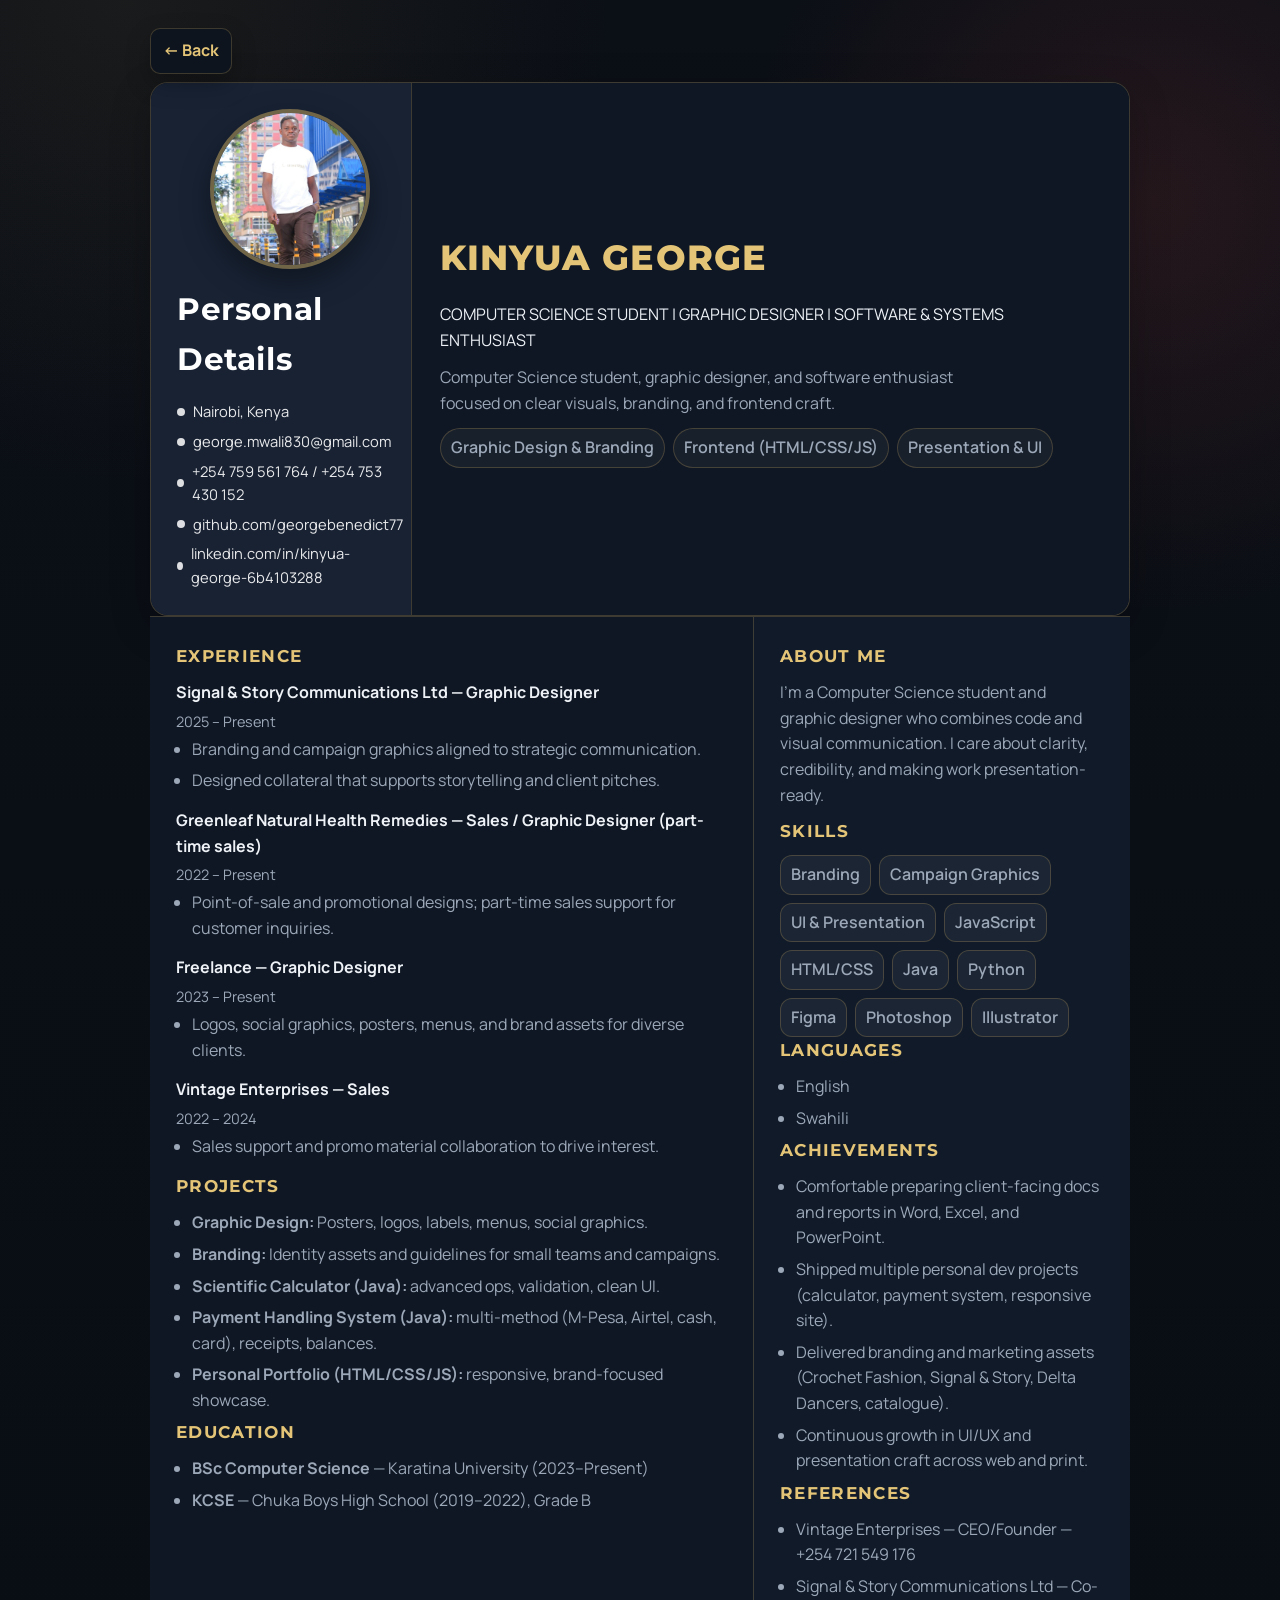
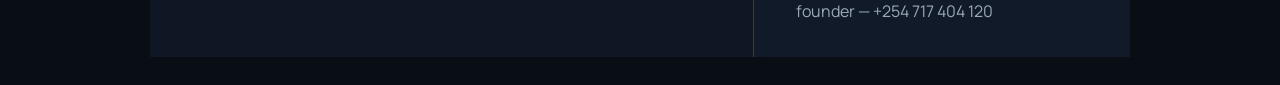
<file: assets/docs/cv.html>
﻿<!DOCTYPE html>
<html lang="en">
<head>
  <meta charset="UTF-8">
  <meta name="viewport" content="width=device-width, initial-scale=1.0">
  <title>CV | Benjoji77</title>
  <link rel="preconnect" href="https://fonts.googleapis.com">
  <link rel="preconnect" href="https://fonts.gstatic.com" crossorigin>
  <link href="https://fonts.googleapis.com/css2?family=Montserrat:wght@400;500;600;700&family=Manrope:wght@400;500;600&display=swap" rel="stylesheet">
  <style>
    :root{
      --bg:#0b0f16;--panel:#0e1420;--panel2:#182233;--text:#eef2f7;--muted:#9ca8b8;
      --line:rgba(201,167,94,.25);--card:#0f1724;--accent:#c9a75e;--accent2:#e4c577;--blue:#0f4ba2;
    }
    *{box-sizing:border-box;margin:0;padding:0}
    body{font-family:"Manrope",sans-serif;background:radial-gradient(circle at 10% 0,rgba(201,167,94,.08),transparent 24%),radial-gradient(circle at 90% 12%,rgba(226,86,77,.12),transparent 22%),linear-gradient(180deg,#0b0f16,#090d14);color:var(--text);line-height:1.6;padding:28px}
    .frame{max-width:980px;margin:0 auto;position:relative}
    .top-actions{position:sticky;top:8px;left:0;right:0;z-index:10;margin-bottom:8px;display:flex;justify-content:space-between;align-items:center;pointer-events:none;}
    .action-btn{pointer-events:auto;padding:9px 12px;border-radius:10px;font-weight:700;text-decoration:none;display:inline-flex;gap:8px;align-items:center;border:1px solid var(--line);background:rgba(14,20,32,.9);color:var(--accent2);box-shadow:0 10px 24px rgba(0,0,0,.25)}
    .action-btn.secondary{color:var(--text);background:rgba(14,20,32,.85)}
    .page{background:var(--card);border:1px solid var(--line);border-radius:18px;overflow:hidden;box-shadow:0 12px 40px rgba(0,0,0,.22);display:grid;grid-template-columns:260px 1fr;min-height:240px}
    .top-left{background:var(--panel2);color:#fff;padding:26px;display:grid;gap:16px;align-content:start}
    .photo-wrap{width:160px;height:160px;border-radius:50%;overflow:hidden;border:4px solid rgba(201,167,94,.5);margin:auto;box-shadow:0 12px 30px rgba(0,0,0,.35)}
    .photo-wrap img{width:100%;height:100%;object-fit:cover;object-position:50% 25%}
    .name{font-family:"Montserrat",sans-serif;font-weight:700;font-size:1.95rem;letter-spacing:.02em}
    .role{font-weight:600;font-size:1rem;color:rgba(255,255,255,.86)}
    .contact{display:grid;gap:6px;font-size:.92rem}
    .contact span{display:flex;gap:8px;align-items:center;color:rgba(255,255,255,.9)}
    .dot{width:8px;height:8px;border-radius:50%;background:rgba(255,255,255,.85)}
    .top-right{padding:28px;display:grid;gap:12px;align-content:center;border-left:1px solid var(--line);background:#0f1724}
    .top-right h1{font-family:"Montserrat",sans-serif;font-weight:700;font-size:2rem;margin:0;color:var(--accent2)}
    .tags{display:flex;flex-wrap:wrap;gap:8px}
    .tag{padding:6px 10px;border:1px solid var(--line);border-radius:999px;font-weight:600;color:var(--muted);background:rgba(255,255,255,.04)}
    .actions{display:flex;flex-wrap:wrap;gap:10px}
    .body{display:grid;grid-template-columns:1.6fr 1fr;gap:0;border-top:1px solid var(--line);background:#0f1724}
    .column{padding:26px}
    h2.sec{font-family:"Montserrat",sans-serif;font-weight:700;font-size:1.05rem;letter-spacing:.08em;text-transform:uppercase;margin-bottom:10px;color:var(--accent2)}
    .item{margin-bottom:14px}
    .item h3{font-weight:700;font-size:1rem;margin-bottom:4px}
    .item .meta{font-size:.9rem;color:var(--muted);margin-bottom:4px}
    ul{margin-left:16px;margin-top:4px;color:var(--muted)}
    .chips{display:flex;flex-wrap:wrap;gap:8px;margin-top:6px}
    .chip{padding:6px 10px;border-radius:12px;background:rgba(255,255,255,.05);border:1px solid var(--line);font-weight:600;color:var(--muted)}
    .list-slim li{margin-bottom:6px}
  </style>
</head>
<body>
  <div class="frame">
    <div class="top-actions">
      <a class="action-btn" href="../../index.html">&#8592; Back</a>
      
    </div>
    <div class="page">
      <div class="top-left">
        <div class="photo-wrap"><img src="../img/portrait-george.jpg" alt="George"></div>
        <div>
          <div class="name">Personal Details</div>
          
        </div>
        <div class="contact">
          <span><span class="dot"></span> Nairobi, Kenya</span>
          <span><span class="dot"></span> george.mwali830@gmail.com</span>
          <span><span class="dot"></span> +254 759 561 764 / +254 753 430 152</span>
          <span><span class="dot"></span> github.com/georgebenedict77</span>
          <span><span class="dot"></span> linkedin.com/in/kinyua-george-6b4103288</span>
        </div>
      </div>
      <div class="top-right">
        <h1 style="margin-bottom:4px;"><span style="font-size:2.2rem;letter-spacing:0.03em;font-weight:800;">KINYUA GEORGE</span></h1><div class="subtitle">COMPUTER SCIENCE STUDENT | GRAPHIC DESIGNER | SOFTWARE &amp; SYSTEMS ENTHUSIAST</div>
        <p style="color:var(--muted);max-width:520px">Computer Science student, graphic designer, and software enthusiast focused on clear visuals, branding, and frontend craft.</p>
        <div class="tags">
          <span class="tag">Graphic Design &amp; Branding</span>
          <span class="tag">Frontend (HTML/CSS/JS)</span>
          <span class="tag">Presentation &amp; UI</span>
        </div>
      </div>
    </div>

    <div class="body">
      <div class="column">
        <h2 class="sec">Experience</h2>
        <div class="item">
          <h3>Signal &amp; Story Communications Ltd — Graphic Designer</h3>
          <div class="meta">2025 – Present</div>
          <ul class="list-slim">
            <li>Branding and campaign graphics aligned to strategic communication.</li>
            <li>Designed collateral that supports storytelling and client pitches.</li>
          </ul>
        </div>
        <div class="item">
          <h3>Greenleaf Natural Health Remedies — Sales / Graphic Designer (part-time sales)</h3>
          <div class="meta">2022 – Present</div>
          <ul class="list-slim">
            <li>Point-of-sale and promotional designs; part-time sales support for customer inquiries.</li>
          </ul>
        </div>
        <div class="item">
          <h3>Freelance — Graphic Designer</h3>
          <div class="meta">2023 – Present</div>
          <ul class="list-slim">
            <li>Logos, social graphics, posters, menus, and brand assets for diverse clients.</li>
          </ul>
        </div>
        <div class="item">
          <h3>Vintage Enterprises — Sales</h3>
          <div class="meta">2022 – 2024</div>
          <ul class="list-slim">
            <li>Sales support and promo material collaboration to drive interest.</li>
          </ul>
        </div>

        <h2 class="sec">Projects</h2>
        <ul class="list-slim">
          <li><strong>Graphic Design:</strong> Posters, logos, labels, menus, social graphics.</li>
          <li><strong>Branding:</strong> Identity assets and guidelines for small teams and campaigns.</li>
          <li><strong>Scientific Calculator (Java):</strong> advanced ops, validation, clean UI.</li>
          <li><strong>Payment Handling System (Java):</strong> multi-method (M-Pesa, Airtel, cash, card), receipts, balances.</li>
          <li><strong>Personal Portfolio (HTML/CSS/JS):</strong> responsive, brand-focused showcase.</li>
        </ul>

        <h2 class="sec">Education</h2>
        <ul class="list-slim">
          <li><strong>BSc Computer Science</strong> — Karatina University (2023–Present)</li>
          <li><strong>KCSE</strong> — Chuka Boys High School (2019–2022), Grade B</li>
        </ul>
      </div>

      <div class="column" style="background:#101a29;border-left:1px solid var(--line);">
        <h2 class="sec">About Me</h2>
        <p style="color:var(--muted);margin-bottom:10px">I'm a Computer Science student and graphic designer who combines code and visual communication. I care about clarity, credibility, and making work presentation-ready.</p>

        <h2 class="sec">Skills</h2>
        <div class="chips">
          <span class="chip">Branding</span>
          <span class="chip">Campaign Graphics</span>
          <span class="chip">UI &amp; Presentation</span>
          <span class="chip">JavaScript</span>
          <span class="chip">HTML/CSS</span>
          <span class="chip">Java</span>
          <span class="chip">Python</span>
          <span class="chip">Figma</span>
          <span class="chip">Photoshop</span>
          <span class="chip">Illustrator</span>
        </div>

        <h2 class="sec">Languages</h2>
        <ul class="list-slim">
          <li>English</li>
          <li>Swahili</li>
        </ul>

        <h2 class="sec">Achievements</h2>
        <ul class="list-slim">
          <li>Comfortable preparing client-facing docs and reports in Word, Excel, and PowerPoint.</li><li>Shipped multiple personal dev projects (calculator, payment system, responsive site).</li>
          <li>Delivered branding and marketing assets (Crochet Fashion, Signal &amp; Story, Delta Dancers, catalogue).</li>
          <li>Continuous growth in UI/UX and presentation craft across web and print.</li>
        </ul>

        <h2 class="sec">References</h2>
        <ul class="list-slim">
          <li>Vintage Enterprises — CEO/Founder — +254 721 549 176</li>
          <li>Signal &amp; Story Communications Ltd — Co-founder — +254 717 404 120</li>
        </ul>
      </div>
    </div>
  </div>
</body>
</html>
</file>
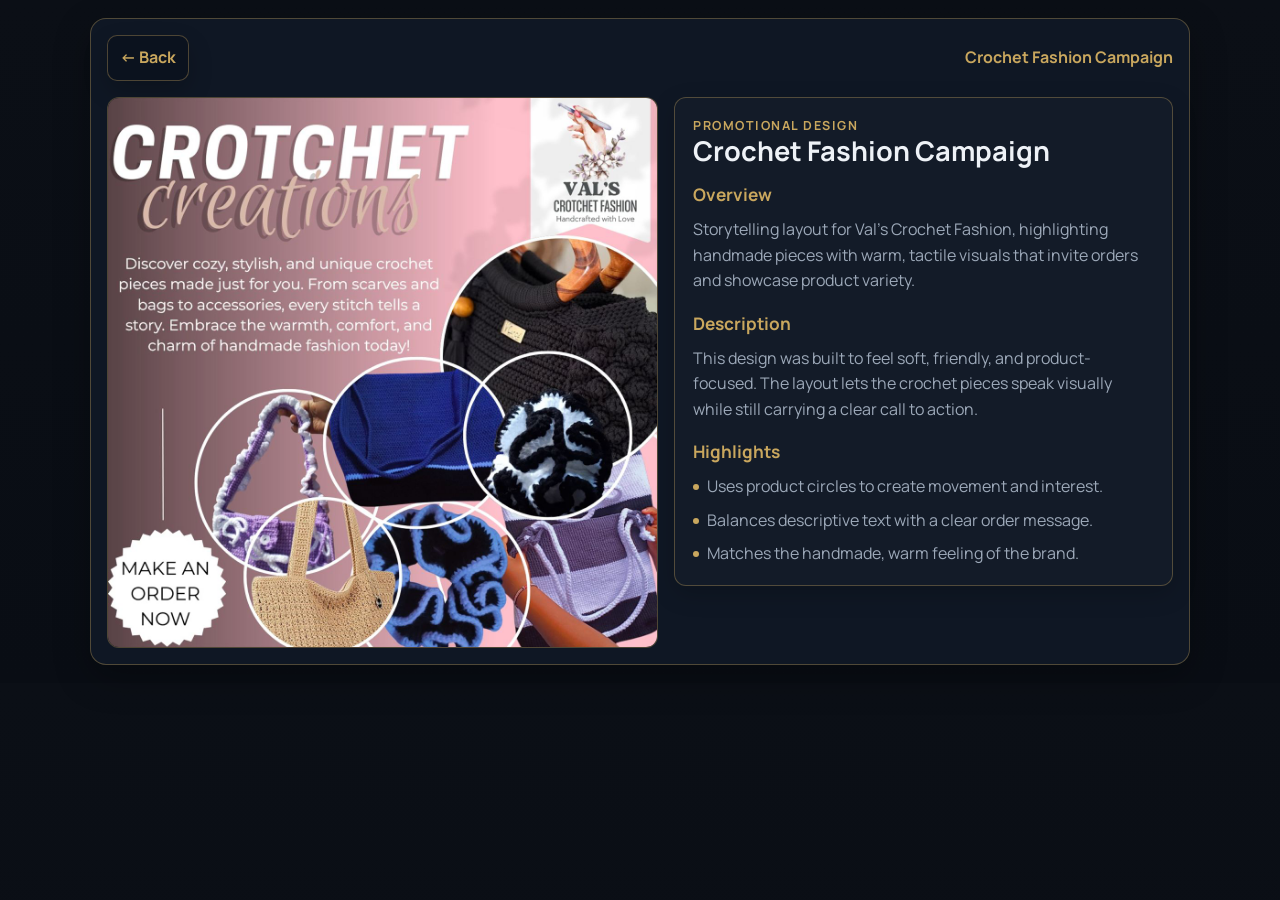
<file: assets/docs/design-crochet.html>
﻿<!DOCTYPE html>
<html lang="en">
<head>
  <meta charset="UTF-8">
  <meta name="viewport" content="width=device-width, initial-scale=1.0">
  <title>Crochet Campaign | Benjoji77</title>
  <link rel="preconnect" href="https://fonts.googleapis.com">
  <link rel="preconnect" href="https://fonts.gstatic.com" crossorigin>
  <link href="https://fonts.googleapis.com/css2?family=Manrope:wght@500;700&display=swap" rel="stylesheet">
  <style>
    :root{--bg:#0b0f16;--panel:#0f1724;--line:rgba(201,167,94,.35);--text:#eef2f7;--muted:#9ca8b8;--accent:#c9a75e;}
    *{box-sizing:border-box;margin:0;padding:0}
    body{font-family:"Manrope",sans-serif;background:linear-gradient(180deg,#0b0f16,#090d14);color:var(--text);line-height:1.6;padding:18px}
    .page{max-width:1100px;margin:0 auto;background:var(--panel);border:1px solid var(--line);border-radius:16px;box-shadow:0 12px 36px rgba(0,0,0,.28);padding:16px}
    .top{display:flex;justify-content:space-between;align-items:center;margin-bottom:16px;gap:10px;flex-wrap:wrap}
    .btn{padding:9px 12px;border-radius:10px;font-weight:700;text-decoration:none;border:1px solid var(--line);background:rgba(12,18,30,.9);color:var(--accent);box-shadow:0 10px 24px rgba(0,0,0,.2)}
    .view{display:grid;grid-template-columns:minmax(320px,1.05fr) minmax(300px,.95fr);gap:16px;align-items:start}
    .img-wrap{background:#0c131f;border:1px solid var(--line);border-radius:12px;overflow:hidden;display:grid;place-items:center}
    .img-wrap img{width:100%;height:auto;display:block}
    .panel{border:1px solid var(--line);border-radius:12px;padding:18px;background:rgba(255,255,255,.02);box-shadow:0 8px 24px rgba(0,0,0,.18);display:grid;gap:16px}
    .label{font-size:.78rem;letter-spacing:.12em;text-transform:uppercase;color:var(--accent);font-weight:700}
    .panel h1{font-size:1.7rem;line-height:1.1}
    .block h2{margin-bottom:8px;color:var(--accent);font-size:1.08rem}
    .panel p{color:var(--muted)}
    .list{list-style:none;display:grid;gap:8px}
    .list li{position:relative;padding-left:14px;color:var(--muted)}
    .list li::before{content:"";position:absolute;left:0;top:10px;width:6px;height:6px;border-radius:50%;background:var(--accent)}
    @media(max-width:820px){.view{grid-template-columns:1fr}}
  </style>
</head>
<body>
  <div class="page">
    <div class="top">
      <a class="btn back-btn" href="../../index.html#design-samples">← Back</a>
      <div style="font-weight:700;color:var(--accent);">Crochet Fashion Campaign</div>
    </div>
    <div class="view">
      <div class="img-wrap">
        <img src="../img/crochet-campaign.jpg" alt="Crochet fashion campaign design">
      </div>
      <div class="panel">
        <div>
          <div class="label">Promotional design</div>
          <h1>Crochet Fashion Campaign</h1>
        </div>
        <div class="block">
          <h2>Overview</h2>
          <p>Storytelling layout for Val's Crochet Fashion, highlighting handmade pieces with warm, tactile visuals that invite orders and showcase product variety.</p>
        </div>
        <div class="block">
          <h2>Description</h2>
          <p>This design was built to feel soft, friendly, and product-focused. The layout lets the crochet pieces speak visually while still carrying a clear call to action.</p>
        </div>
        <div class="block">
          <h2>Highlights</h2>
          <ul class="list">
            <li>Uses product circles to create movement and interest.</li>
            <li>Balances descriptive text with a clear order message.</li>
            <li>Matches the handmade, warm feeling of the brand.</li>
          </ul>
        </div>
      </div>
    </div>
  </div>
</body>
<script>
  document.querySelector(".back-btn")?.addEventListener("click", (event) => {
    event.preventDefault();
    sessionStorage.setItem("skipIntroOnce", "1");
    sessionStorage.setItem("restoreDesignScroll", "1");
    if (document.referrer && document.referrer.includes(location.origin)) {
      history.back();
      return;
    }
    window.location.href = "../../index.html#design-samples";
  });
</script>
</html>
</file>
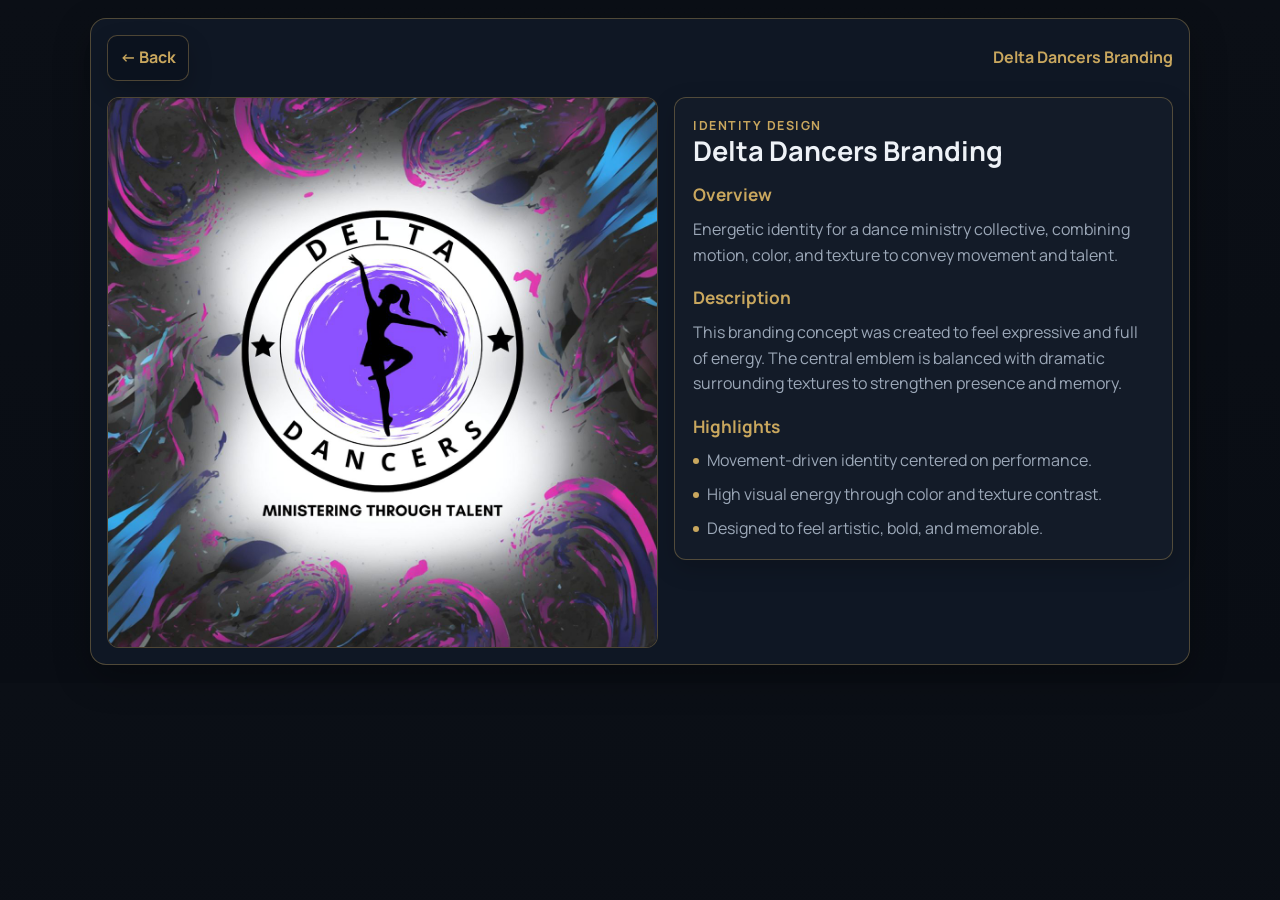
<file: assets/docs/design-delta.html>
﻿<!DOCTYPE html>
<html lang="en">
<head>
  <meta charset="UTF-8">
  <meta name="viewport" content="width=device-width, initial-scale=1.0">
  <title>Delta Dancers | Benjoji77</title>
  <link rel="preconnect" href="https://fonts.googleapis.com">
  <link rel="preconnect" href="https://fonts.gstatic.com" crossorigin>
  <link href="https://fonts.googleapis.com/css2?family=Manrope:wght@500;700&display=swap" rel="stylesheet">
  <style>
    :root{--bg:#0b0f16;--panel:#0f1724;--line:rgba(201,167,94,.35);--text:#eef2f7;--muted:#9ca8b8;--accent:#c9a75e;}
    *{box-sizing:border-box;margin:0;padding:0}
    body{font-family:"Manrope",sans-serif;background:linear-gradient(180deg,#0b0f16,#090d14);color:var(--text);line-height:1.6;padding:18px}
    .page{max-width:1100px;margin:0 auto;background:var(--panel);border:1px solid var(--line);border-radius:16px;box-shadow:0 12px 36px rgba(0,0,0,.28);padding:16px}
    .top{display:flex;justify-content:space-between;align-items:center;margin-bottom:16px;gap:10px;flex-wrap:wrap}
    .btn{padding:9px 12px;border-radius:10px;font-weight:700;text-decoration:none;border:1px solid var(--line);background:rgba(12,18,30,.9);color:var(--accent);box-shadow:0 10px 24px rgba(0,0,0,.2)}
    .view{display:grid;grid-template-columns:minmax(320px,1.05fr) minmax(300px,.95fr);gap:16px;align-items:start}
    .img-wrap{background:#0c131f;border:1px solid var(--line);border-radius:12px;overflow:hidden;display:grid;place-items:center}
    .img-wrap img{width:100%;height:auto;display:block}
    .panel{border:1px solid var(--line);border-radius:12px;padding:18px;background:rgba(255,255,255,.02);box-shadow:0 8px 24px rgba(0,0,0,.18);display:grid;gap:16px}
    .label{font-size:.78rem;letter-spacing:.12em;text-transform:uppercase;color:var(--accent);font-weight:700}
    .panel h1{font-size:1.7rem;line-height:1.1}
    .block h2{margin-bottom:8px;color:var(--accent);font-size:1.08rem}
    .panel p{color:var(--muted)}
    .list{list-style:none;display:grid;gap:8px}
    .list li{position:relative;padding-left:14px;color:var(--muted)}
    .list li::before{content:"";position:absolute;left:0;top:10px;width:6px;height:6px;border-radius:50%;background:var(--accent)}
    @media(max-width:820px){.view{grid-template-columns:1fr}}
  </style>
</head>
<body>
  <div class="page">
    <div class="top">
      <a class="btn back-btn" href="../../index.html#design-samples">← Back</a>
      <div style="font-weight:700;color:var(--accent);">Delta Dancers Branding</div>
    </div>
    <div class="view">
      <div class="img-wrap">
        <img src="../img/delta.jpg" alt="Delta Dancers branding design">
      </div>
      <div class="panel">
        <div>
          <div class="label">Identity design</div>
          <h1>Delta Dancers Branding</h1>
        </div>
        <div class="block">
          <h2>Overview</h2>
          <p>Energetic identity for a dance ministry collective, combining motion, color, and texture to convey movement and talent.</p>
        </div>
        <div class="block">
          <h2>Description</h2>
          <p>This branding concept was created to feel expressive and full of energy. The central emblem is balanced with dramatic surrounding textures to strengthen presence and memory.</p>
        </div>
        <div class="block">
          <h2>Highlights</h2>
          <ul class="list">
            <li>Movement-driven identity centered on performance.</li>
            <li>High visual energy through color and texture contrast.</li>
            <li>Designed to feel artistic, bold, and memorable.</li>
          </ul>
        </div>
      </div>
    </div>
  </div>
</body>
<script>
  document.querySelector(".back-btn")?.addEventListener("click", (event) => {
    event.preventDefault();
    sessionStorage.setItem("skipIntroOnce", "1");
    sessionStorage.setItem("restoreDesignScroll", "1");
    if (document.referrer && document.referrer.includes(location.origin)) {
      history.back();
      return;
    }
    window.location.href = "../../index.html#design-samples";
  });
</script>
</html>
</file>
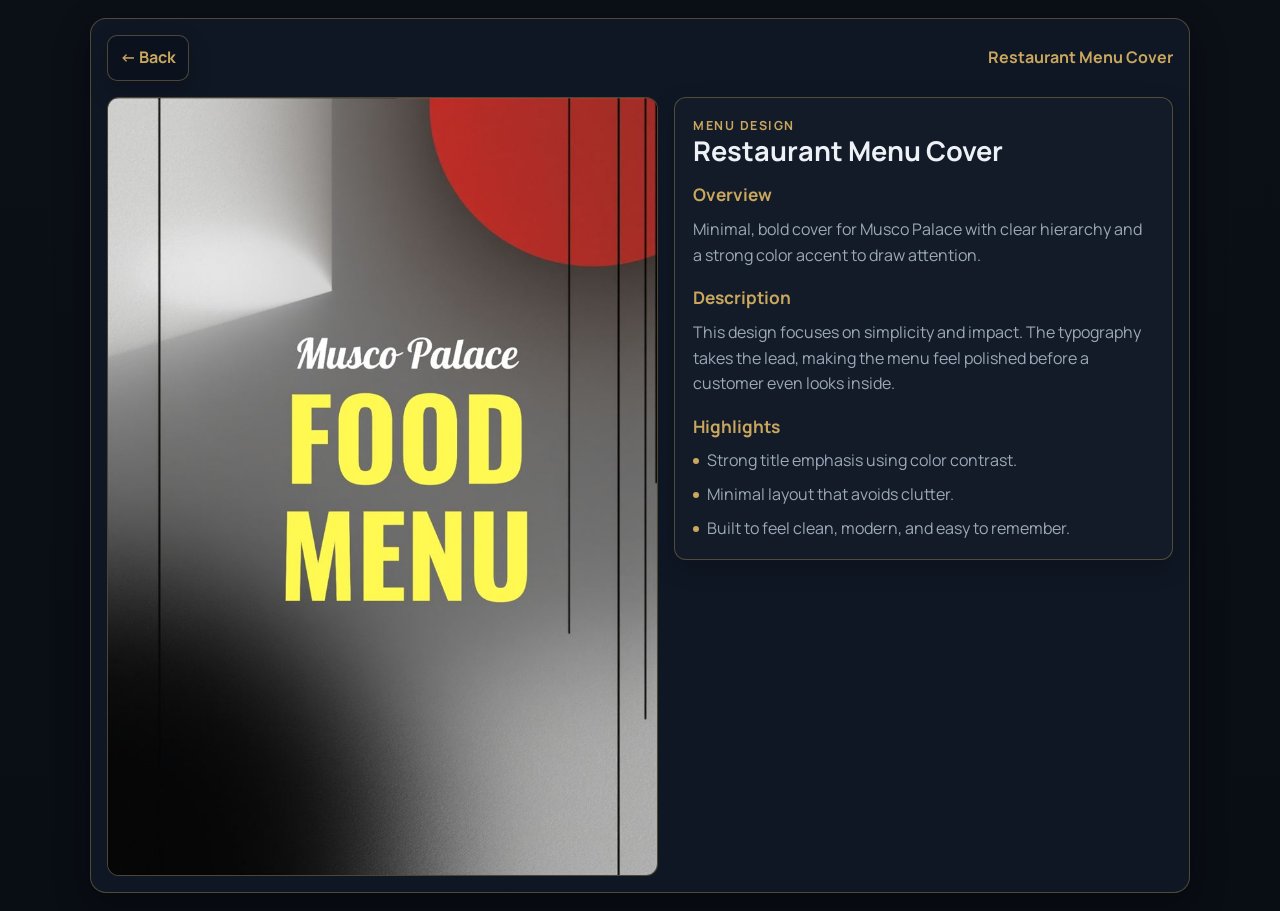
<file: assets/docs/design-menu.html>
﻿<!DOCTYPE html>
<html lang="en">
<head>
  <meta charset="UTF-8">
  <meta name="viewport" content="width=device-width, initial-scale=1.0">
  <title>Restaurant Menu | Benjoji77</title>
  <link rel="preconnect" href="https://fonts.googleapis.com">
  <link rel="preconnect" href="https://fonts.gstatic.com" crossorigin>
  <link href="https://fonts.googleapis.com/css2?family=Manrope:wght@500;700&display=swap" rel="stylesheet">
  <style>
    :root{--bg:#0b0f16;--panel:#0f1724;--line:rgba(201,167,94,.35);--text:#eef2f7;--muted:#9ca8b8;--accent:#c9a75e;}
    *{box-sizing:border-box;margin:0;padding:0}
    body{font-family:"Manrope",sans-serif;background:linear-gradient(180deg,#0b0f16,#090d14);color:var(--text);line-height:1.6;padding:18px}
    .page{max-width:1100px;margin:0 auto;background:var(--panel);border:1px solid var(--line);border-radius:16px;box-shadow:0 12px 36px rgba(0,0,0,.28);padding:16px}
    .top{display:flex;justify-content:space-between;align-items:center;margin-bottom:16px;gap:10px;flex-wrap:wrap}
    .btn{padding:9px 12px;border-radius:10px;font-weight:700;text-decoration:none;border:1px solid var(--line);background:rgba(12,18,30,.9);color:var(--accent);box-shadow:0 10px 24px rgba(0,0,0,.2)}
    .view{display:grid;grid-template-columns:minmax(320px,1.05fr) minmax(300px,.95fr);gap:16px;align-items:start}
    .img-wrap{background:#0c131f;border:1px solid var(--line);border-radius:12px;overflow:hidden;display:grid;place-items:center}
    .img-wrap img{width:100%;height:auto;display:block}
    .panel{border:1px solid var(--line);border-radius:12px;padding:18px;background:rgba(255,255,255,.02);box-shadow:0 8px 24px rgba(0,0,0,.18);display:grid;gap:16px}
    .label{font-size:.78rem;letter-spacing:.12em;text-transform:uppercase;color:var(--accent);font-weight:700}
    .panel h1{font-size:1.7rem;line-height:1.1}
    .block h2{margin-bottom:8px;color:var(--accent);font-size:1.08rem}
    .panel p{color:var(--muted)}
    .list{list-style:none;display:grid;gap:8px}
    .list li{position:relative;padding-left:14px;color:var(--muted)}
    .list li::before{content:"";position:absolute;left:0;top:10px;width:6px;height:6px;border-radius:50%;background:var(--accent)}
    @media(max-width:820px){.view{grid-template-columns:1fr}}
  </style>
</head>
<body>
  <div class="page">
    <div class="top">
      <a class="btn back-btn" href="../../index.html#design-samples">← Back</a>
      <div style="font-weight:700;color:var(--accent);">Restaurant Menu Cover</div>
    </div>
    <div class="view">
      <div class="img-wrap">
        <img src="../img/menu.jpg" alt="Restaurant menu cover design">
      </div>
      <div class="panel">
        <div>
          <div class="label">Menu design</div>
          <h1>Restaurant Menu Cover</h1>
        </div>
        <div class="block">
          <h2>Overview</h2>
          <p>Minimal, bold cover for Musco Palace with clear hierarchy and a strong color accent to draw attention.</p>
        </div>
        <div class="block">
          <h2>Description</h2>
          <p>This design focuses on simplicity and impact. The typography takes the lead, making the menu feel polished before a customer even looks inside.</p>
        </div>
        <div class="block">
          <h2>Highlights</h2>
          <ul class="list">
            <li>Strong title emphasis using color contrast.</li>
            <li>Minimal layout that avoids clutter.</li>
            <li>Built to feel clean, modern, and easy to remember.</li>
          </ul>
        </div>
      </div>
    </div>
  </div>
</body>
<script>
  document.querySelector(".back-btn")?.addEventListener("click", (event) => {
    event.preventDefault();
    sessionStorage.setItem("skipIntroOnce", "1");
    sessionStorage.setItem("restoreDesignScroll", "1");
    if (document.referrer && document.referrer.includes(location.origin)) {
      history.back();
      return;
    }
    window.location.href = "../../index.html#design-samples";
  });
</script>
</html>
</file>
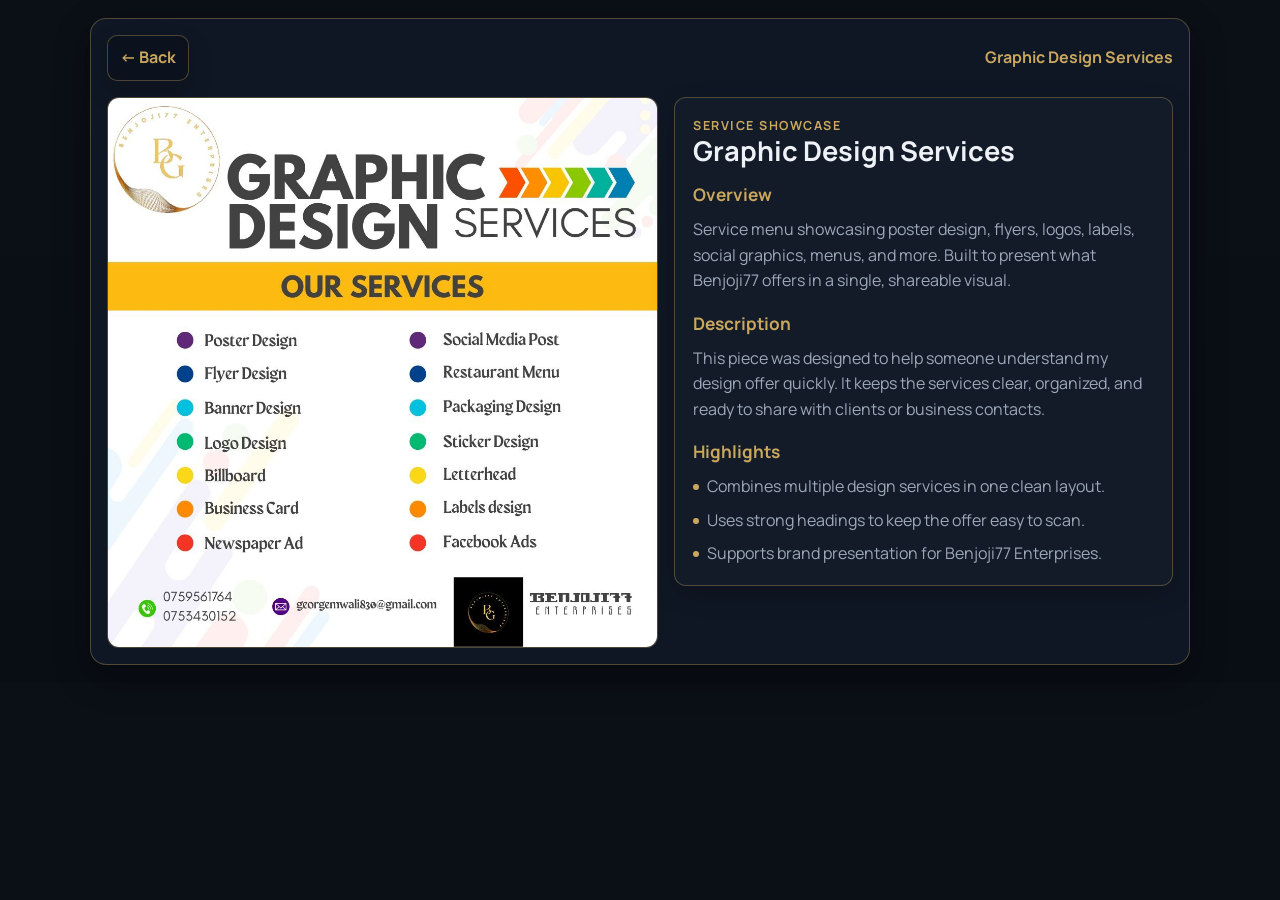
<file: assets/docs/design-services.html>
﻿<!DOCTYPE html>
<html lang="en">
<head>
  <meta charset="UTF-8">
  <meta name="viewport" content="width=device-width, initial-scale=1.0">
  <title>Graphic Design Services | Benjoji77</title>
  <link rel="preconnect" href="https://fonts.googleapis.com">
  <link rel="preconnect" href="https://fonts.gstatic.com" crossorigin>
  <link href="https://fonts.googleapis.com/css2?family=Manrope:wght@500;700&display=swap" rel="stylesheet">
  <style>
    :root{--bg:#0b0f16;--panel:#0f1724;--line:rgba(201,167,94,.35);--text:#eef2f7;--muted:#9ca8b8;--accent:#c9a75e;}
    *{box-sizing:border-box;margin:0;padding:0}
    body{font-family:"Manrope",sans-serif;background:linear-gradient(180deg,#0b0f16,#090d14);color:var(--text);line-height:1.6;padding:18px}
    .page{max-width:1100px;margin:0 auto;background:var(--panel);border:1px solid var(--line);border-radius:16px;box-shadow:0 12px 36px rgba(0,0,0,.28);padding:16px}
    .top{display:flex;justify-content:space-between;align-items:center;margin-bottom:16px;gap:10px;flex-wrap:wrap}
    .btn{padding:9px 12px;border-radius:10px;font-weight:700;text-decoration:none;border:1px solid var(--line);background:rgba(12,18,30,.9);color:var(--accent);box-shadow:0 10px 24px rgba(0,0,0,.2)}
    .view{display:grid;grid-template-columns:minmax(320px,1.05fr) minmax(300px,.95fr);gap:16px;align-items:start}
    .img-wrap{background:#0c131f;border:1px solid var(--line);border-radius:12px;overflow:hidden;display:grid;place-items:center}
    .img-wrap img{width:100%;height:auto;display:block}
    .panel{border:1px solid var(--line);border-radius:12px;padding:18px;background:rgba(255,255,255,.02);box-shadow:0 8px 24px rgba(0,0,0,.18);display:grid;gap:16px}
    .label{font-size:.78rem;letter-spacing:.12em;text-transform:uppercase;color:var(--accent);font-weight:700}
    .panel h1{font-size:1.7rem;line-height:1.1}
    .block h2{margin-bottom:8px;color:var(--accent);font-size:1.08rem}
    .panel p{color:var(--muted)}
    .list{list-style:none;display:grid;gap:8px}
    .list li{position:relative;padding-left:14px;color:var(--muted)}
    .list li::before{content:"";position:absolute;left:0;top:10px;width:6px;height:6px;border-radius:50%;background:var(--accent)}
    @media(max-width:820px){.view{grid-template-columns:1fr}}
  </style>
</head>
<body>
  <div class="page">
    <div class="top">
      <a class="btn back-btn" href="../../index.html#design-samples">← Back</a>
      <div style="font-weight:700;color:var(--accent);">Graphic Design Services</div>
    </div>
    <div class="view">
      <div class="img-wrap">
        <img src="../img/services-gfx.jpg" alt="Graphic design services overview">
      </div>
      <div class="panel">
        <div>
          <div class="label">Service showcase</div>
          <h1>Graphic Design Services</h1>
        </div>
        <div class="block">
          <h2>Overview</h2>
          <p>Service menu showcasing poster design, flyers, logos, labels, social graphics, menus, and more. Built to present what Benjoji77 offers in a single, shareable visual.</p>
        </div>
        <div class="block">
          <h2>Description</h2>
          <p>This piece was designed to help someone understand my design offer quickly. It keeps the services clear, organized, and ready to share with clients or business contacts.</p>
        </div>
        <div class="block">
          <h2>Highlights</h2>
          <ul class="list">
            <li>Combines multiple design services in one clean layout.</li>
            <li>Uses strong headings to keep the offer easy to scan.</li>
            <li>Supports brand presentation for Benjoji77 Enterprises.</li>
          </ul>
        </div>
      </div>
    </div>
  </div>
</body>
<script>
  document.querySelector(".back-btn")?.addEventListener("click", (event) => {
    event.preventDefault();
    sessionStorage.setItem("skipIntroOnce", "1");
    sessionStorage.setItem("restoreDesignScroll", "1");
    if (document.referrer && document.referrer.includes(location.origin)) {
      history.back();
      return;
    }
    window.location.href = "../../index.html#design-samples";
  });
</script>
</html>
</file>
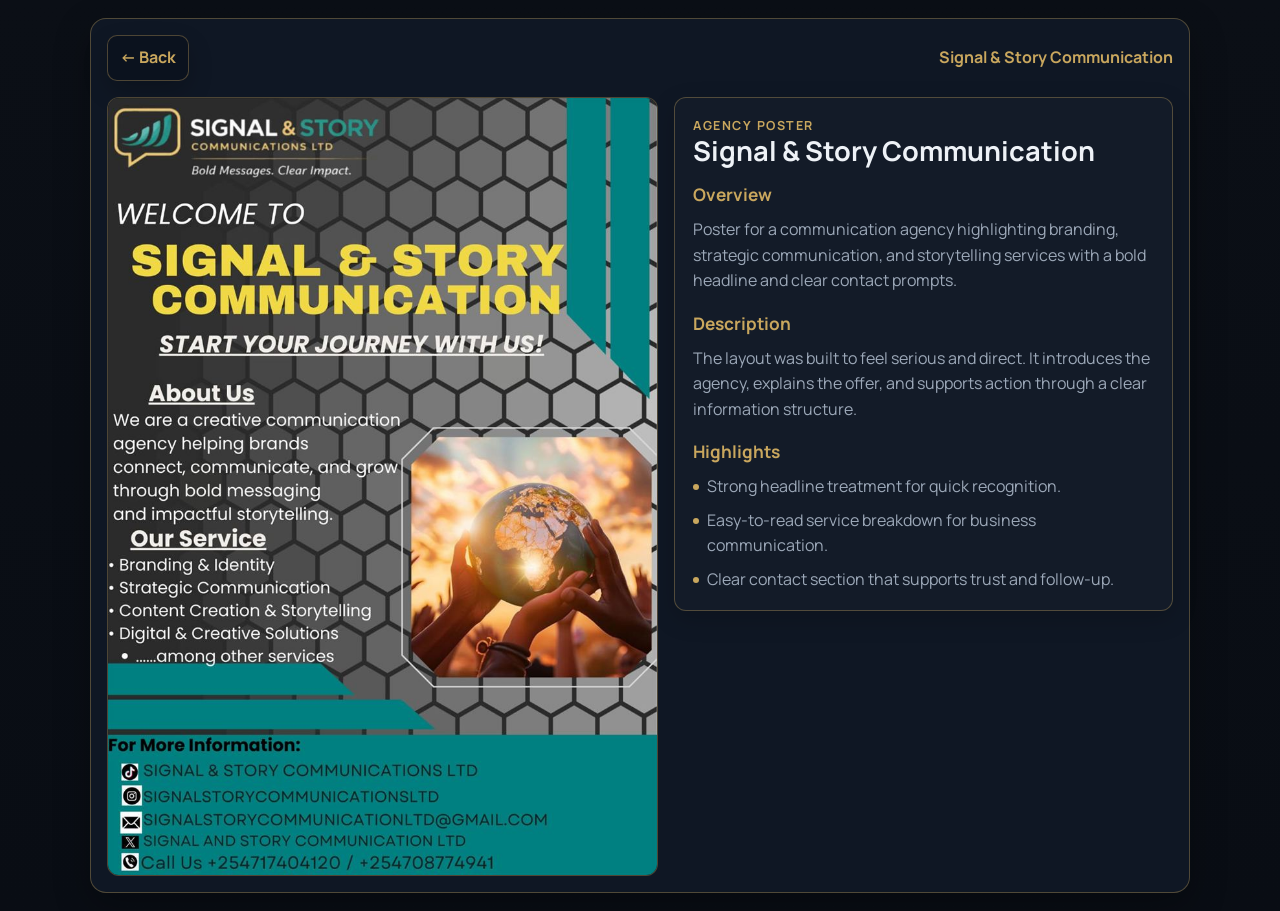
<file: assets/docs/design-signal.html>
﻿<!DOCTYPE html>
<html lang="en">
<head>
  <meta charset="UTF-8">
  <meta name="viewport" content="width=device-width, initial-scale=1.0">
  <title>Signal & Story | Benjoji77</title>
  <link rel="preconnect" href="https://fonts.googleapis.com">
  <link rel="preconnect" href="https://fonts.gstatic.com" crossorigin>
  <link href="https://fonts.googleapis.com/css2?family=Manrope:wght@500;700&display=swap" rel="stylesheet">
  <style>
    :root{--bg:#0b0f16;--panel:#0f1724;--line:rgba(201,167,94,.35);--text:#eef2f7;--muted:#9ca8b8;--accent:#c9a75e;}
    *{box-sizing:border-box;margin:0;padding:0}
    body{font-family:"Manrope",sans-serif;background:linear-gradient(180deg,#0b0f16,#090d14);color:var(--text);line-height:1.6;padding:18px}
    .page{max-width:1100px;margin:0 auto;background:var(--panel);border:1px solid var(--line);border-radius:16px;box-shadow:0 12px 36px rgba(0,0,0,.28);padding:16px}
    .top{display:flex;justify-content:space-between;align-items:center;margin-bottom:16px;gap:10px;flex-wrap:wrap}
    .btn{padding:9px 12px;border-radius:10px;font-weight:700;text-decoration:none;border:1px solid var(--line);background:rgba(12,18,30,.9);color:var(--accent);box-shadow:0 10px 24px rgba(0,0,0,.2)}
    .view{display:grid;grid-template-columns:minmax(320px,1.05fr) minmax(300px,.95fr);gap:16px;align-items:start}
    .img-wrap{background:#0c131f;border:1px solid var(--line);border-radius:12px;overflow:hidden;display:grid;place-items:center}
    .img-wrap img{width:100%;height:auto;display:block}
    .panel{border:1px solid var(--line);border-radius:12px;padding:18px;background:rgba(255,255,255,.02);box-shadow:0 8px 24px rgba(0,0,0,.18);display:grid;gap:16px}
    .label{font-size:.78rem;letter-spacing:.12em;text-transform:uppercase;color:var(--accent);font-weight:700}
    .panel h1{font-size:1.7rem;line-height:1.1}
    .block h2{margin-bottom:8px;color:var(--accent);font-size:1.08rem}
    .panel p{color:var(--muted)}
    .list{list-style:none;display:grid;gap:8px}
    .list li{position:relative;padding-left:14px;color:var(--muted)}
    .list li::before{content:"";position:absolute;left:0;top:10px;width:6px;height:6px;border-radius:50%;background:var(--accent)}
    @media(max-width:820px){.view{grid-template-columns:1fr}}
  </style>
</head>
<body>
  <div class="page">
    <div class="top">
      <a class="btn back-btn" href="../../index.html#design-samples">← Back</a>
      <div style="font-weight:700;color:var(--accent);">Signal &amp; Story Communication</div>
    </div>
    <div class="view">
      <div class="img-wrap">
        <img src="../img/signal-story.jpg" alt="Signal and Story communication poster">
      </div>
      <div class="panel">
        <div>
          <div class="label">Agency poster</div>
          <h1>Signal &amp; Story Communication</h1>
        </div>
        <div class="block">
          <h2>Overview</h2>
          <p>Poster for a communication agency highlighting branding, strategic communication, and storytelling services with a bold headline and clear contact prompts.</p>
        </div>
        <div class="block">
          <h2>Description</h2>
          <p>The layout was built to feel serious and direct. It introduces the agency, explains the offer, and supports action through a clear information structure.</p>
        </div>
        <div class="block">
          <h2>Highlights</h2>
          <ul class="list">
            <li>Strong headline treatment for quick recognition.</li>
            <li>Easy-to-read service breakdown for business communication.</li>
            <li>Clear contact section that supports trust and follow-up.</li>
          </ul>
        </div>
      </div>
    </div>
  </div>
</body>
<script>
  document.querySelector(".back-btn")?.addEventListener("click", (event) => {
    event.preventDefault();
    sessionStorage.setItem("skipIntroOnce", "1");
    sessionStorage.setItem("restoreDesignScroll", "1");
    if (document.referrer && document.referrer.includes(location.origin)) {
      history.back();
      return;
    }
    window.location.href = "../../index.html#design-samples";
  });
</script>
</html>
</file>
<file: assets/css/main.css>
:root{--bg:#0b0f16;--panel:#121a26;--panel2:#182233;--text:#eef2f7;--muted:#9ca8b8;--line:rgba(201,167,94,.18);--line2:rgba(201,167,94,.35);--gold:#c9a75e;--gold2:#f0ddae;--rust:#b56546;--red:#c23b36;--red2:#e5564d;--blue:#0f4ba2;--ok:#7bc69d;--shadow:0 24px 64px rgba(0,0,0,.34);--r1:28px;--r2:18px;--r3:12px;--display:"Cormorant Garamond",serif;--body:"Manrope",sans-serif;--wrap:min(1120px,calc(100% - 2.4rem));}
*{box-sizing:border-box;margin:0;padding:0}
html{scroll-behavior:smooth}
body{font-family:var(--body);line-height:1.65;color:var(--text);background:radial-gradient(circle at 10% 0,rgba(201,167,94,.12),transparent 24%),radial-gradient(circle at 90% 12%,rgba(181,101,70,.14),transparent 22%),linear-gradient(180deg,#0b0f16,#090d14);overflow-x:hidden}
body.modal-open{overflow:hidden}
body::before{content:"";position:fixed;inset:0;pointer-events:none;background-image:linear-gradient(rgba(255,255,255,.02) 1px,transparent 1px),linear-gradient(90deg,rgba(255,255,255,.02) 1px,transparent 1px);background-size:72px 72px;mask-image:radial-gradient(circle at center,black 45%,transparent 100%);opacity:.18}
a{text-decoration:none;color:inherit}
button,input,textarea{font:inherit}
button{border:0;background:none;color:inherit;cursor:pointer}
.skip{position:absolute;left:16px;top:-48px;background:var(--gold);color:#081019;padding:.8rem 1rem;border-radius:999px;font-weight:800;z-index:200;transition:top .2s}
.skip:focus{top:16px}
.wrap{width:var(--wrap);margin:0 auto}
.section{padding:5.75rem 0}
.eyebrow{display:inline-flex;align-items:center;gap:.65rem;padding:.45rem .8rem;border:1px solid var(--line);border-radius:999px;background:rgba(201,167,94,.06);color:var(--gold2);font-size:.78rem;font-weight:800;letter-spacing:.12em;text-transform:uppercase}
.eyebrow::before{content:"";width:.45rem;height:.45rem;border-radius:50%;background:var(--gold);box-shadow:0 0 0 6px rgba(201,167,94,.12)}
h1,h2,h3{font-family:var(--display);line-height:1.05;letter-spacing:-.02em}
h1{font-size:clamp(3.2rem,8vw,5.8rem)}
h2{font-size:clamp(2.3rem,5vw,3.9rem)}
h3{font-size:1.5rem}
p{color:var(--muted)}
.lead{font-size:1.07rem;max-width:62ch}
.head{display:grid;gap:.9rem;margin-bottom:2.4rem;max-width:760px}
.btns{display:flex;flex-wrap:wrap;gap:.9rem;margin-top:1.8rem}
.btn{display:inline-flex;align-items:center;justify-content:center;min-height:3.25rem;padding:.85rem 1.2rem;border-radius:999px;font-size:.94rem;font-weight:800;transition:transform .22s,border-color .22s,background .22s}
.btn:hover,.btn:focus-visible{transform:translateY(-2px)}
.btn-primary{background:linear-gradient(135deg,var(--gold) 0%,var(--red2) 48%,var(--gold2) 100%);color:#0b0f16;box-shadow:0 12px 28px rgba(201,167,94,.22),0 10px 36px rgba(226,86,77,.22)}
.btn-secondary{border:1px solid var(--line2);background:rgba(255,255,255,.02)}
.btn-secondary:hover,.btn-secondary:focus-visible{border-color:var(--gold);background:rgba(201,167,94,.08)}
.btn-text{padding-inline:0;color:var(--gold2)}
.header{position:sticky;top:0;z-index:100;background:rgba(10,14,21,.74);backdrop-filter:blur(18px);border-bottom:1px solid transparent;transition:background .25s,border-color .25s}
.header.scrolled{background:rgba(10,14,21,.94);border-color:var(--line)}
.nav{width:var(--wrap);margin:0 auto;min-height:4.9rem;display:flex;align-items:center;justify-content:space-between;gap:1rem}
.brand{display:inline-flex;align-items:center;gap:.75rem;color:var(--gold2);font-weight:800;letter-spacing:.08em;text-transform:uppercase}
.brand-logo{width:2.55rem;height:2.55rem;border-radius:50%;object-fit:contain;border:1px solid var(--line2);background:rgba(0,0,0,.35);padding:.4rem}
.nav-links{display:flex;align-items:center;gap:1.3rem;list-style:none}
.nav-links a{color:var(--muted);font-size:.95rem;font-weight:600}
.nav-links a:hover,.nav-links a:focus-visible{color:var(--text)}
.nav-right{display:flex;align-items:center;gap:.8rem}
.chip{display:inline-flex;align-items:center;gap:.55rem;padding:.55rem .8rem;border-radius:999px;border:1px solid rgba(123,198,157,.25);background:rgba(123,198,157,.08);color:#b9f0d2;font-size:.84rem;font-weight:800}
.chip::before{content:"";width:.55rem;height:.55rem;border-radius:50%;background:var(--ok);box-shadow:0 0 0 6px rgba(123,198,157,.14)}
.toggle{display:none;width:2.9rem;height:2.9rem;border-radius:50%;border:1px solid var(--line);align-items:center;justify-content:center}
.toggle span,.toggle span::before,.toggle span::after{display:block;width:1.1rem;height:2px;background:var(--text);position:relative}
.toggle span::before,.toggle span::after{content:"";position:absolute;left:0}
.toggle span::before{top:-.35rem}
.toggle span::after{top:.35rem}
.hero{padding:4.8rem 0 4.5rem;position:relative;overflow:hidden}
.hero-grid{display:grid;grid-template-columns:minmax(0,1.25fr) minmax(300px,.9fr);gap:2rem;align-items:stretch}
.hero-copy{display:flex;flex-direction:column;justify-content:center;gap:1.3rem;padding:1rem 0}
.hero-welcome{font-family:var(--display);font-size:2.4rem;letter-spacing:.16em;text-transform:uppercase;color:var(--gold2)}
.hero-title span{display:block;color:var(--gold)}
.hero-aside{align-self:center}
.intro{position:fixed;inset:0;z-index:120;display:grid;place-items:center;overflow:hidden;background:linear-gradient(135deg,#07090f 0%,#0c1018 50%,#090c12 100%);transition:opacity .9s ease;opacity:1;pointer-events:auto}
.intro::before,.intro::after,.intro::marker{content:"";position:absolute;inset:-30%;}
.intro::before{background:radial-gradient(circle at 30% 30%,rgba(201,167,94,.25),transparent 52%);opacity:.65;animation:wave 9s ease-in-out infinite alternate}
.intro::after{background:radial-gradient(circle at 70% 70%,rgba(226,86,77,.23),transparent 55%);animation:wave 12s ease-in-out infinite alternate-reverse;mix-blend-mode:screen;opacity:.58}
.intro::marker{background:repeating-linear-gradient(135deg,rgba(201,167,94,.16) 0 16px,transparent 16px 32px),repeating-linear-gradient(45deg,rgba(226,86,77,.12) 0 14px,transparent 14px 28px);opacity:.28;animation:drift 14s linear infinite}
.intro::backdrop{background:#0b0f16}
.intro-inner{display:grid;place-items:center;gap:0.6rem;padding:2.2rem 2.6rem;border:1px solid var(--line2);border-radius:32px;background:rgba(18,26,38,.88);box-shadow:0 30px 80px rgba(0,0,0,.45)}
.intro-logo{width:180px;max-width:60vw;animation:intro-pop 1.1s ease forwards}
.intro-text{font-family:var(--display);font-size:1.3rem;letter-spacing:.16em;text-transform:uppercase;color:var(--gold2);opacity:0;animation:intro-fade 1s .4s forwards}
.intro-sub{font-size:0.98rem;color:var(--muted);opacity:0;animation:intro-fade 1s .65s forwards}
.intro-hide{opacity:0;pointer-events:none}
@keyframes intro-pop{0%{transform:scale(.85);opacity:0;}60%{transform:scale(1.06);opacity:1;}100%{transform:scale(1);opacity:1;}}
@keyframes intro-fade{from{opacity:0;transform:translateY(8px);}to{opacity:1;transform:translateY(0);}}
@keyframes wave{0%{transform:scale(1) translate(0,0);}100%{transform:scale(1.2) translate(6%,6%);}}
@keyframes drift{0%{transform:translateX(0);}100%{transform:translateX(40px);}}
.trust,.cards3,.work-grid,.split,.contact-grid,.facts{display:grid;gap:1rem}
.trust{margin-top:1.7rem;grid-template-columns:repeat(4,minmax(0,1fr))}
.cards3{grid-template-columns:repeat(3,minmax(0,1fr))}
.work-grid{grid-template-columns:repeat(auto-fit,minmax(250px,1fr))}
.split{grid-template-columns:minmax(0,1.08fr) minmax(320px,.92fr);align-items:start}
.contact-grid{grid-template-columns:minmax(0,.95fr) minmax(0,1.05fr);align-items:start}
.panel,.card,.contact-card,.form-wrap{background:linear-gradient(180deg,rgba(255,255,255,.035),rgba(255,255,255,.015)),rgba(18,26,38,.88);border:1px solid var(--line);border-radius:var(--r1);box-shadow:var(--shadow)}
.panel{padding:1.6rem;display:grid;gap:1rem;position:relative;overflow:hidden}
.panel::after{content:"";position:absolute;inset:auto -10% -15% 35%;height:180px;background:radial-gradient(circle,rgba(201,167,94,.22),transparent 65%);pointer-events:none}
.panel-top{display:flex;align-items:center;justify-content:space-between;gap:1rem}
.panel-kicker,.label{color:var(--gold2);font-size:.78rem;font-weight:800;letter-spacing:.12em;text-transform:uppercase}
.facts{grid-template-columns:repeat(2,minmax(0,1fr))}
.fact,.mini{padding:1rem;border-radius:var(--r2);background:rgba(255,255,255,.02);border:1px solid rgba(255,255,255,.05)}
.fact small{display:block;margin-bottom:.35rem;color:var(--gold2);font-size:.78rem;letter-spacing:.08em;text-transform:uppercase}
.fact span,.trust strong,.mini strong,.timeline strong{display:block;color:var(--text);font-weight:800}
.mini-grid{display:grid;grid-template-columns:repeat(2,minmax(0,1fr));gap:1rem}
.trust-item,.card,.contact-card,.form-wrap{padding:1.45rem}
.trust-item{border-radius:var(--r2);border:1px solid var(--line);background:rgba(255,255,255,.025)}
.list{display:grid;gap:.7rem;list-style:none}
.list li{position:relative;padding-left:1rem;color:var(--muted)}
.list li::before{content:"";position:absolute;top:.62rem;left:0;width:.4rem;height:.4rem;border-radius:50%;background:var(--gold)}
.tags{display:flex;flex-wrap:wrap;gap:.55rem}
.tag{display:inline-flex;align-items:center;min-height:2rem;padding:.2rem .75rem;border-radius:999px;border:1px solid var(--line);background:rgba(201,167,94,.08);color:var(--gold2);font-size:.8rem;font-weight:800}
.card-link{display:inline-flex;align-items:center;color:var(--text);font-weight:800}
.card-link:hover,.card-link:focus-visible,.contact-card a:hover,.contact-card a:focus-visible,.footer-links a:hover,.footer-links a:focus-visible{color:var(--gold2)}
.stack{display:grid;gap:1rem}
.timeline{display:grid;gap:1rem;border-left:1px solid var(--line2);padding-left:1.6rem}
.timeline-item{position:relative;padding:.2rem 0 1.35rem}
.timeline-item::before{content:"";position:absolute;top:.5rem;left:-2rem;width:.8rem;height:.8rem;border-radius:50%;background:var(--gold);box-shadow:0 0 0 6px rgba(201,167,94,.12)}
.date{display:inline-block;margin-bottom:.35rem;color:var(--gold2);font-size:.8rem;font-weight:800;letter-spacing:.12em;text-transform:uppercase}
.contact-card ul{list-style:none;display:grid;gap:.95rem;margin-top:1rem}
.contact-card li{display:grid;gap:.25rem}
.contact-card span{color:var(--gold2);font-size:.82rem;font-weight:800;letter-spacing:.1em;text-transform:uppercase}
.row{display:grid;grid-template-columns:repeat(2,minmax(0,1fr));gap:1rem}
.field{display:grid;gap:.45rem;margin-bottom:1rem}
label{color:var(--text);font-size:.92rem;font-weight:700}
input,textarea{width:100%;padding:.9rem 1rem;border-radius:var(--r3);border:1px solid var(--line);background:rgba(255,255,255,.03);color:var(--text)}
input::placeholder,textarea::placeholder{color:#7f8a99}
input:focus,textarea:focus{outline:none;border-color:var(--gold);background:rgba(255,255,255,.05)}
textarea{min-height:160px;resize:vertical}
.status{min-height:1.5rem;margin-top:1rem;font-size:.94rem;color:var(--muted)}
.status.ok{color:var(--ok)}
.footer{padding:1.8rem 0 2.5rem}
.footer-inner{width:var(--wrap);margin:0 auto;padding-top:1.4rem;border-top:1px solid var(--line);display:flex;align-items:center;justify-content:space-between;gap:1rem;flex-wrap:wrap}
.footer-links{display:flex;flex-wrap:wrap;gap:1rem;list-style:none;color:var(--muted)}
.reveal{opacity:0;transform:translateY(22px);transition:opacity .65s,transform .65s}
.reveal.show{opacity:1;transform:none}
/* Custom additions */
.about-media{display:grid;grid-template-columns:minmax(260px,0.9fr) minmax(0,1.1fr);gap:1rem;align-items:center}
.about-photo{position:relative;border-radius:var(--r1);overflow:hidden;border:1px solid var(--line);box-shadow:var(--shadow);background:rgba(255,255,255,.02)}
.about-photo img{width:100%;display:block;object-fit:cover;height:100%}
.about-logo{position:absolute;bottom:12px;right:12px;width:110px;height:110px;border-radius:16px;border:1px solid var(--line2);background:rgba(0,0,0,.65);display:grid;place-items:center;padding:10px;box-shadow:0 12px 30px rgba(0,0,0,.4)}
.about-logo img{width:100%;height:100%;object-fit:contain}
.gallery{margin-top:1.5rem;display:grid;grid-template-columns:repeat(auto-fit,minmax(240px,1fr));gap:1rem}
.media-card{border:1px solid var(--line);border-radius:var(--r2);overflow:hidden;background:rgba(255,255,255,.02);box-shadow:var(--shadow);display:grid;grid-template-rows:auto 1fr;gap:0}
.media-card img{width:100%;height:240px;object-fit:cover;display:block}
.media-card .media-body{padding:1rem}
.media-card .media-body h4{margin-bottom:.35rem;font-size:1.05rem;color:var(--text);font-family:var(--display)}
.media-card .media-body p{font-size:.9rem}
.logo-badge{width:120px;height:120px;border-radius:18px;border:1px solid var(--line2);background:rgba(0,0,0,.6);padding:10px;display:grid;place-items:center;box-shadow:0 12px 30px rgba(0,0,0,.4)}
.logo-badge img{width:100%;height:100%;object-fit:contain}
.cards3 .card,.work-grid .card{display:grid;gap:.9rem;align-content:start}
.project-cover{position:relative;margin:-.2rem -.2rem 1.15rem;border-radius:22px;overflow:hidden;border:1px solid rgba(255,255,255,.06);background:linear-gradient(180deg,rgba(255,255,255,.03),rgba(255,255,255,.01))}
.project-cover img{width:100%;height:220px;display:block;object-fit:cover;transform:scale(1.01)}
.project-cover img.project-image-contain,.project-modal-visual img.project-image-contain{object-fit:contain;background:#0d141f;padding:.7rem;transform:none}
.project-cover-badge{position:absolute;top:14px;left:14px;display:inline-flex;align-items:center;min-height:2rem;padding:.2rem .75rem;border-radius:999px;background:rgba(10,17,26,.82);border:1px solid rgba(240,221,174,.26);color:var(--gold2);font-size:.76rem;font-weight:800;letter-spacing:.08em;text-transform:uppercase;backdrop-filter:blur(10px)}
.project-actions{display:flex;flex-wrap:wrap;gap:.8rem;margin-top:auto;padding-top:.35rem}
.project-actions .btn{min-height:3rem}
.project-modal{position:fixed;inset:0;z-index:140;display:none}
.project-modal.open{display:grid;place-items:center}
.project-modal-backdrop{position:absolute;inset:0;background:rgba(4,8,14,.78);backdrop-filter:blur(12px)}
.project-modal-panel{position:relative;z-index:1;width:min(760px,calc(100% - 1.4rem));max-height:min(88vh,920px);overflow:auto;padding:1.3rem;border:1px solid var(--line2);border-radius:24px;background:linear-gradient(180deg,rgba(16,23,36,.98),rgba(11,15,22,.98));box-shadow:0 32px 80px rgba(0,0,0,.48)}
.modal-close{margin-left:auto;display:inline-flex;align-items:center;justify-content:center;min-height:2.8rem;padding:.7rem 1rem;border-radius:999px;border:1px solid var(--line2);background:rgba(255,255,255,.03);font-weight:800}
.project-modal-visual{position:relative;margin-top:1.3rem;border-radius:22px;overflow:hidden;border:1px solid rgba(255,255,255,.08);background:rgba(255,255,255,.02)}
.project-modal-visual img{width:100%;height:250px;display:block;object-fit:cover}
.project-meta{display:flex;flex-wrap:wrap;gap:.7rem;margin-top:1.2rem}
.project-meta span{display:inline-flex;align-items:center;min-height:2rem;padding:.2rem .75rem;border-radius:999px;border:1px solid var(--line);background:rgba(201,167,94,.08);color:var(--gold2);font-size:.82rem;font-weight:800}
.project-modal-links{display:flex;flex-wrap:wrap;gap:.8rem;margin-top:1.3rem}
.calculator-demo[hidden]{display:none}
.calculator-shell{margin-top:1.4rem;padding:1rem;border:1px solid var(--line);border-radius:20px;background:rgba(255,255,255,.025)}
.project-note{margin-bottom:.9rem;font-size:.94rem}
.calc-display{width:100%;margin-bottom:.8rem;padding:1rem;border-radius:16px;border:1px solid var(--line);background:#09101a;color:var(--text);font-family:var(--display);font-size:1.65rem;text-align:right}
.calc-grid{display:grid;grid-template-columns:repeat(4,minmax(0,1fr));gap:.6rem}
.calc-grid button{min-height:3.2rem;padding:.75rem;border-radius:14px;border:1px solid var(--line);background:rgba(255,255,255,.04);color:var(--text);font-weight:800}
.calc-grid button:hover,.calc-grid button:focus-visible{border-color:var(--gold);background:rgba(201,167,94,.12)}
.calc-grid .calc-accent{background:linear-gradient(135deg,var(--gold) 0%,var(--red2) 100%);color:#081019;border-color:transparent}
@media (max-width:980px){
  .toggle{display:inline-flex}
  .nav-links{position:absolute;top:calc(100% + .8rem);left:1.2rem;right:1.2rem;padding:1rem;border:1px solid var(--line);border-radius:20px;background:rgba(10,14,21,.97);display:none;flex-direction:column;align-items:flex-start;box-shadow:var(--shadow)}
  .nav-links.open{display:flex}
  .nav-right .btn{display:none}
  .hero-grid,.split,.contact-grid,.work-grid,.cards3,.trust,.row,.about-media{grid-template-columns:1fr}
  .hero{padding-top:3.8rem}
}
@media (max-width:720px){
  :root{--wrap:min(1120px,calc(100% - 1.4rem))}
  .section{padding:4.6rem 0}
  .panel,.card,.contact-card,.form-wrap{padding:1.25rem}
  .facts,.mini-grid{grid-template-columns:1fr}
  .chip{display:none}
  .project-cover img,.project-modal-visual img{height:200px}
  .project-modal-panel{padding:1rem}
}
@media (prefers-reduced-motion:reduce){
  html{scroll-behavior:auto}
  *,*::before,*::after{animation-duration:.01ms !important;animation-iteration-count:1 !important;transition-duration:.01ms !important;scroll-behavior:auto !important}
  .reveal{opacity:1;transform:none}
}
</file>
